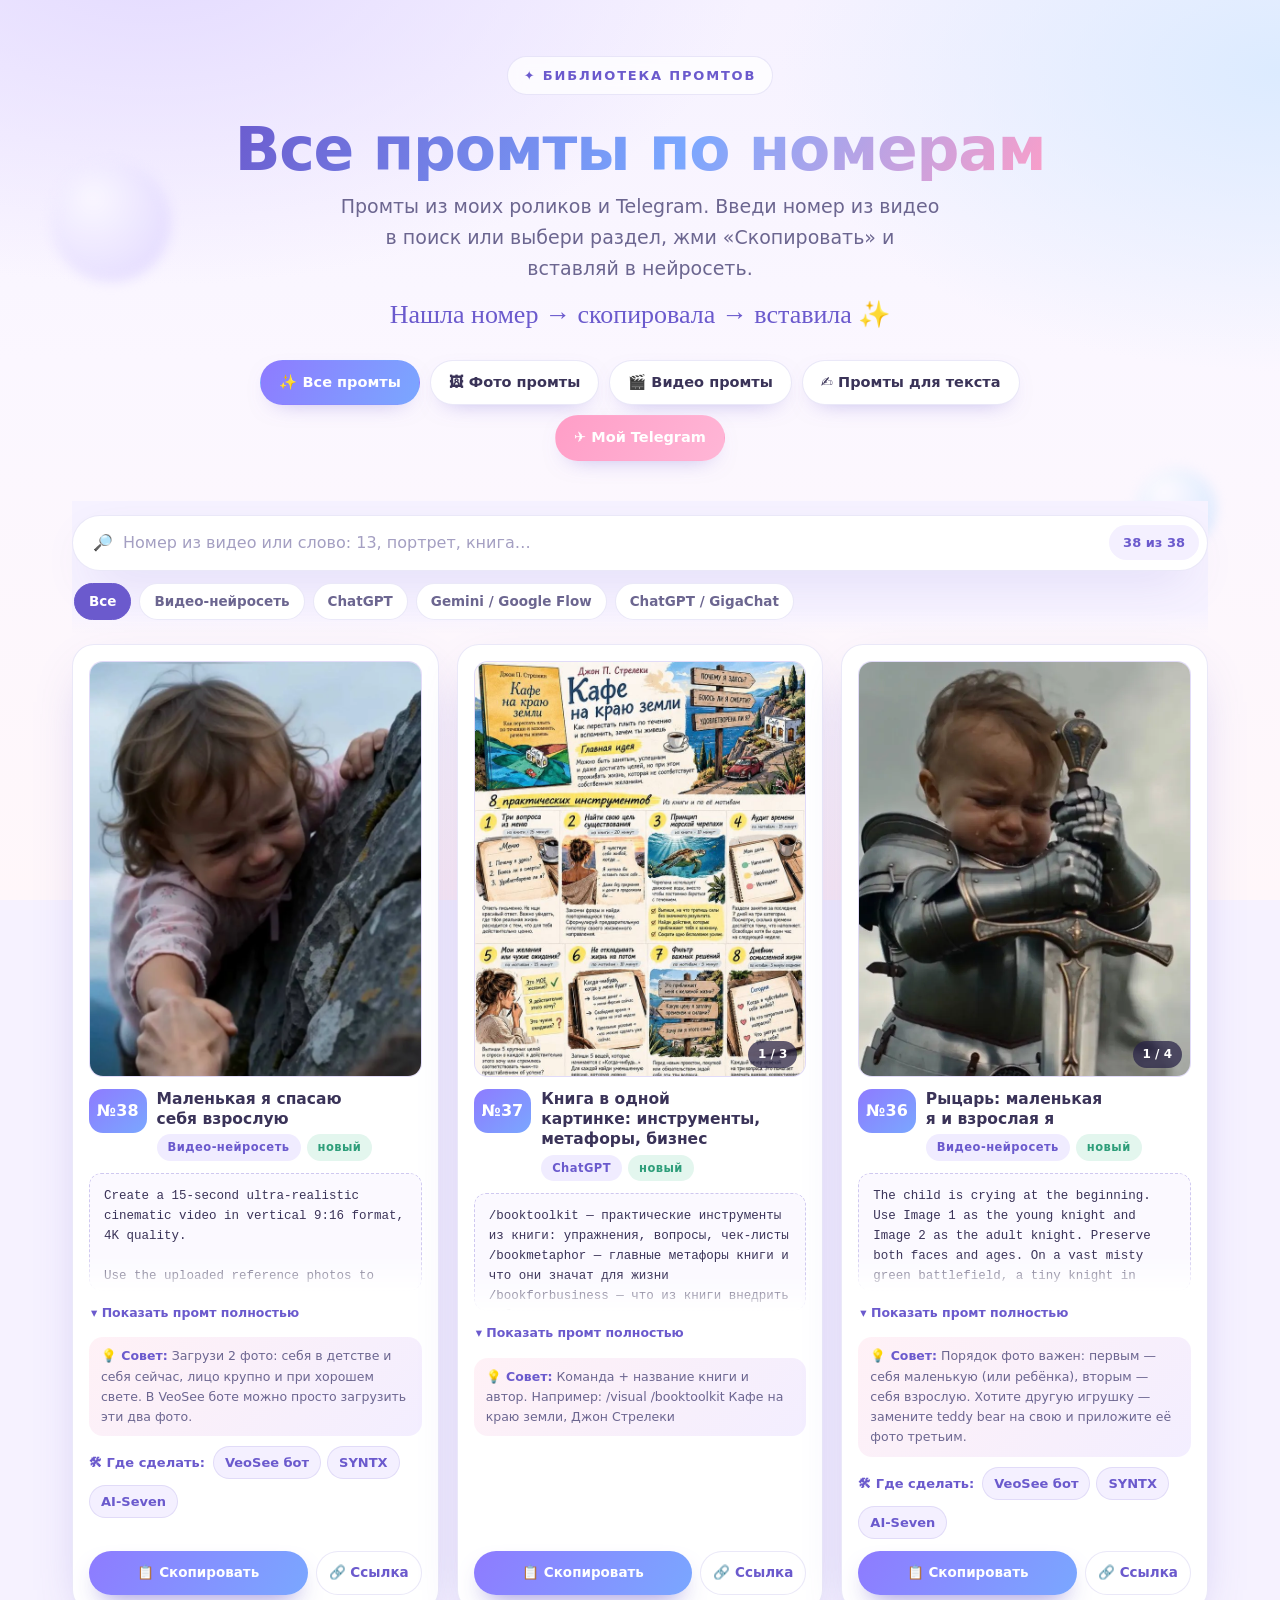
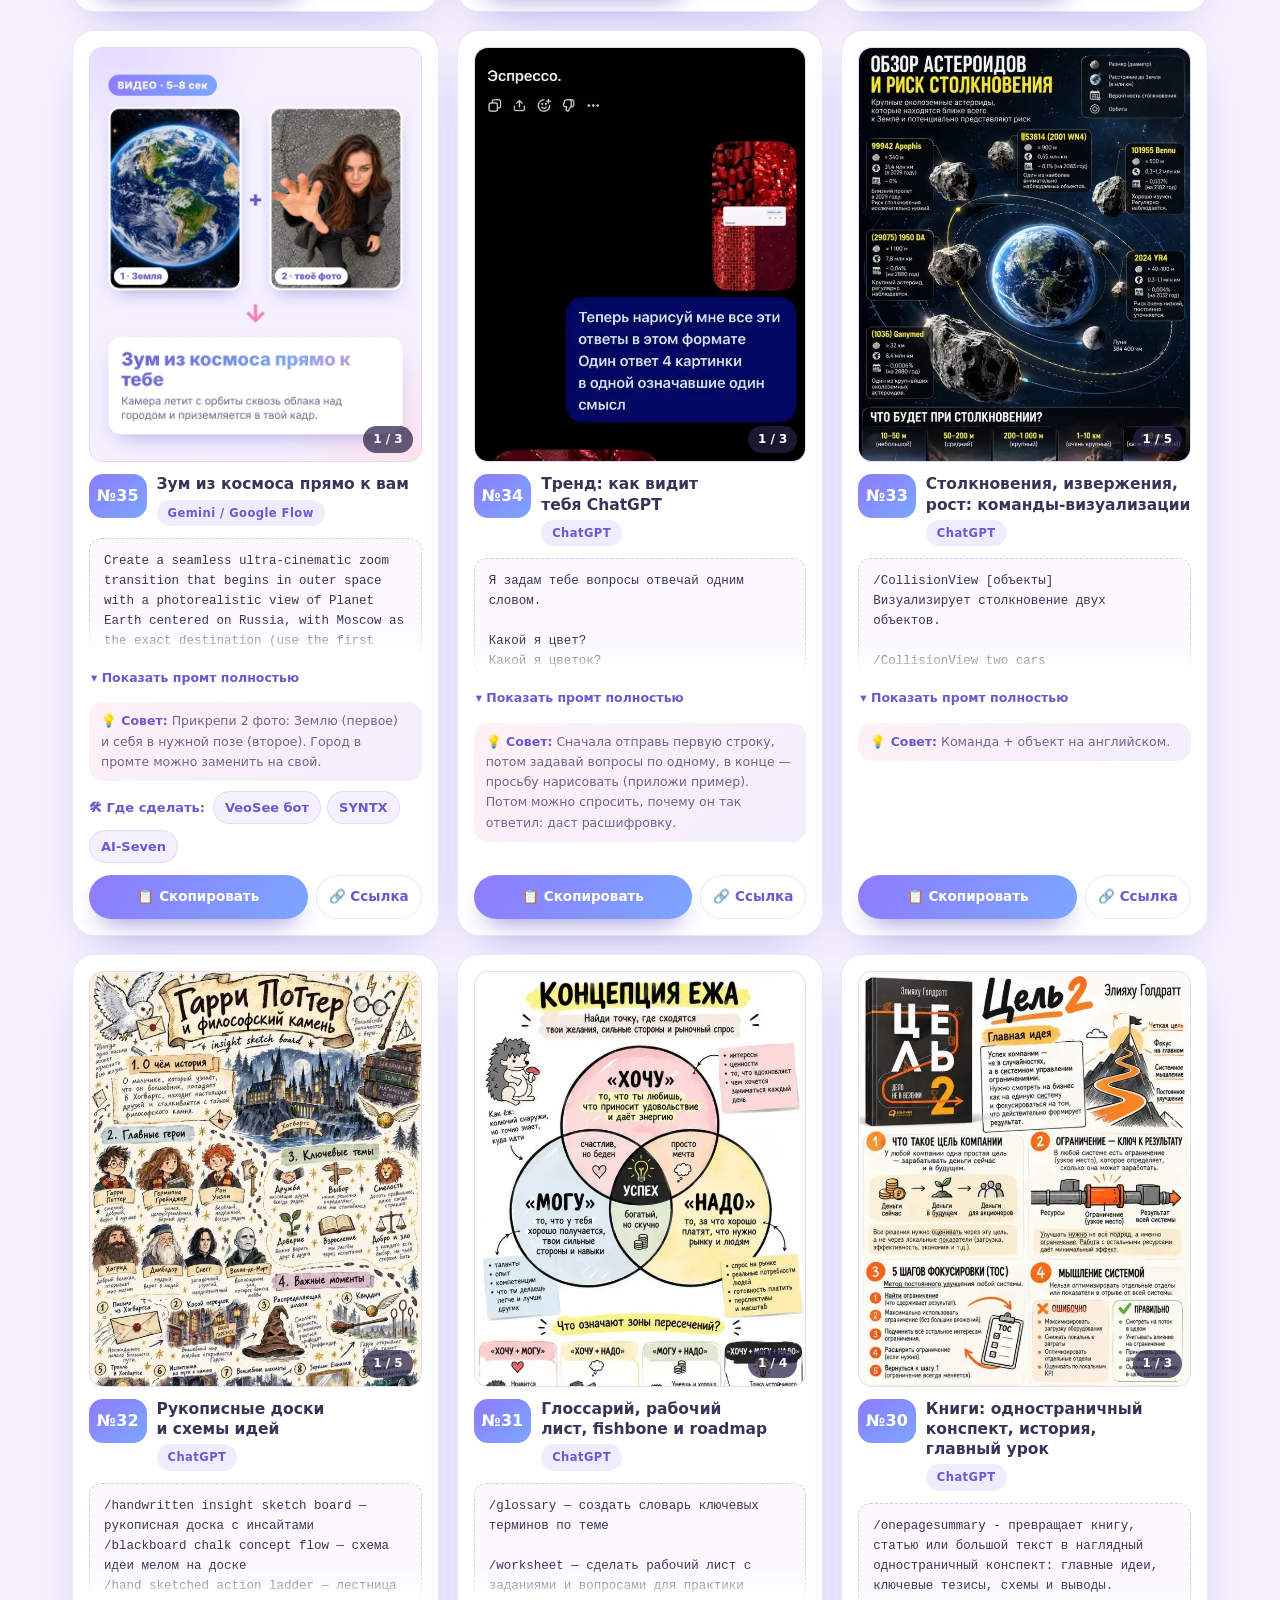
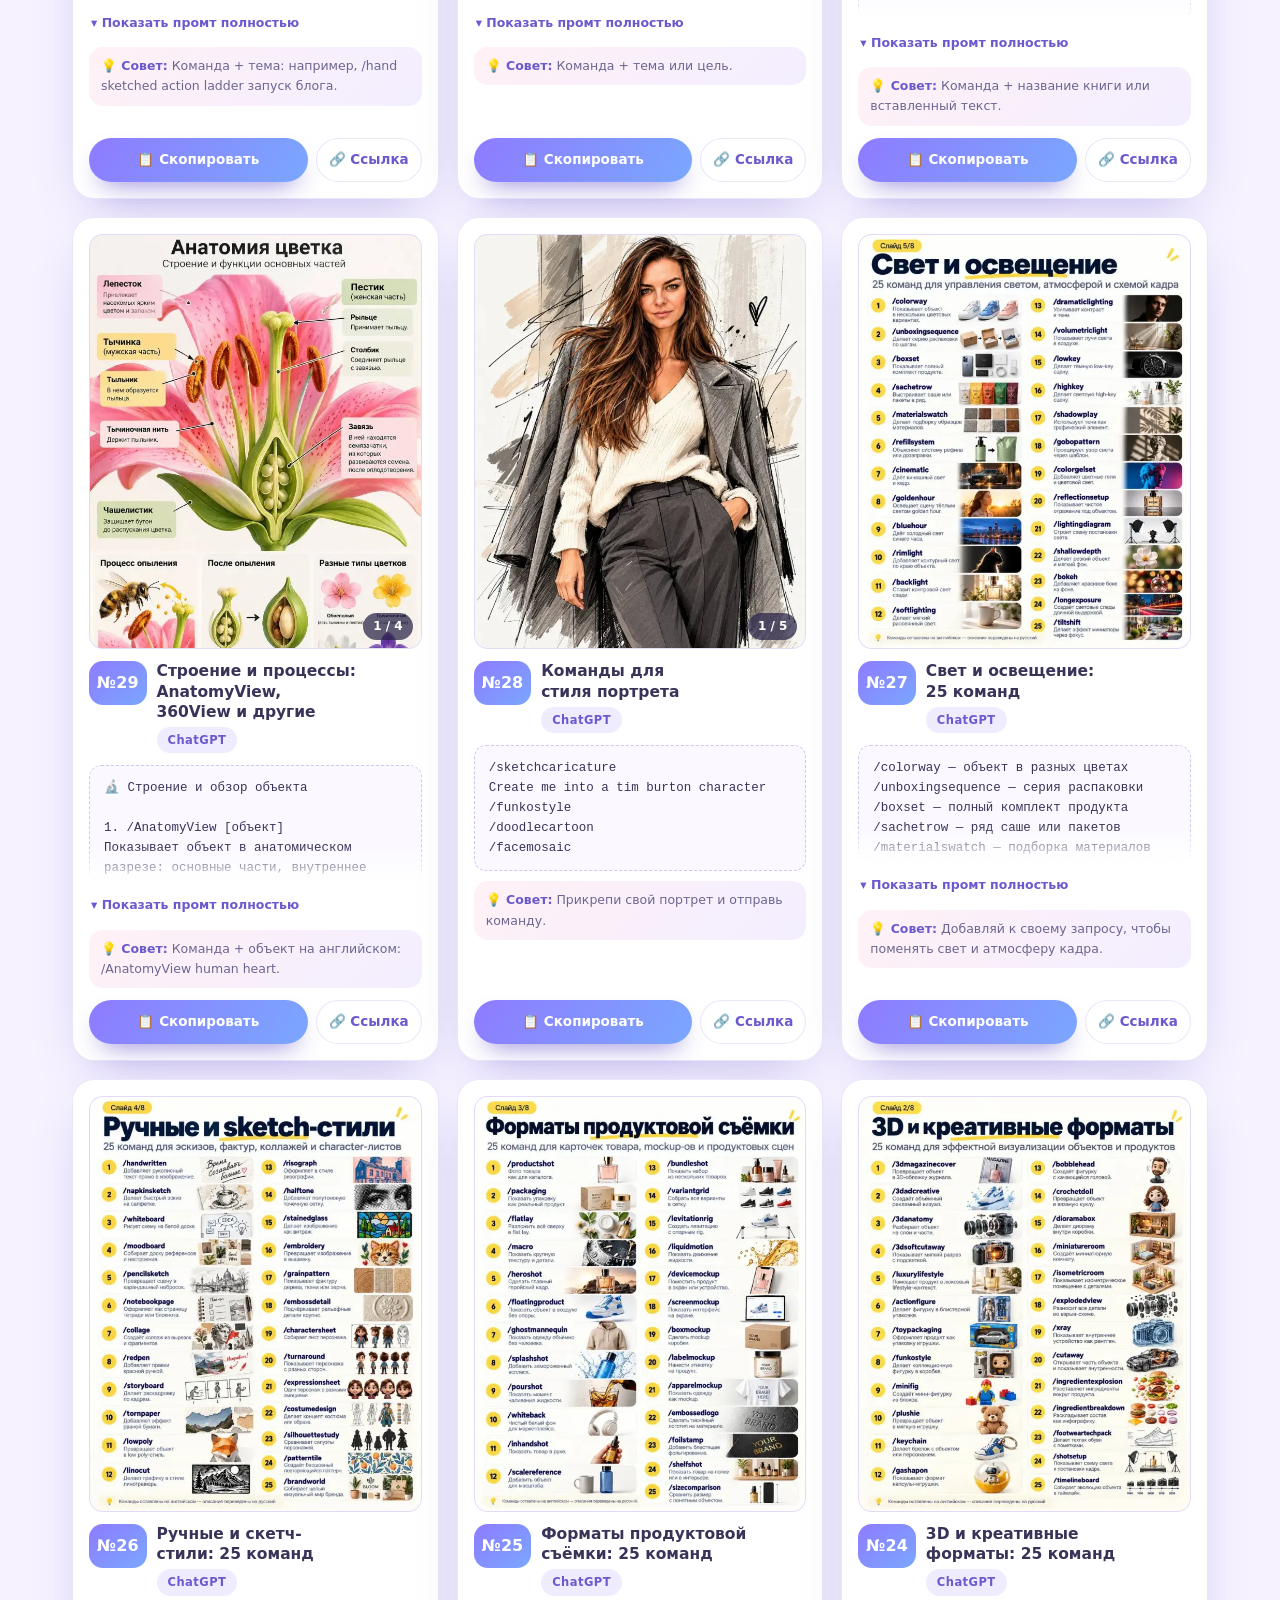
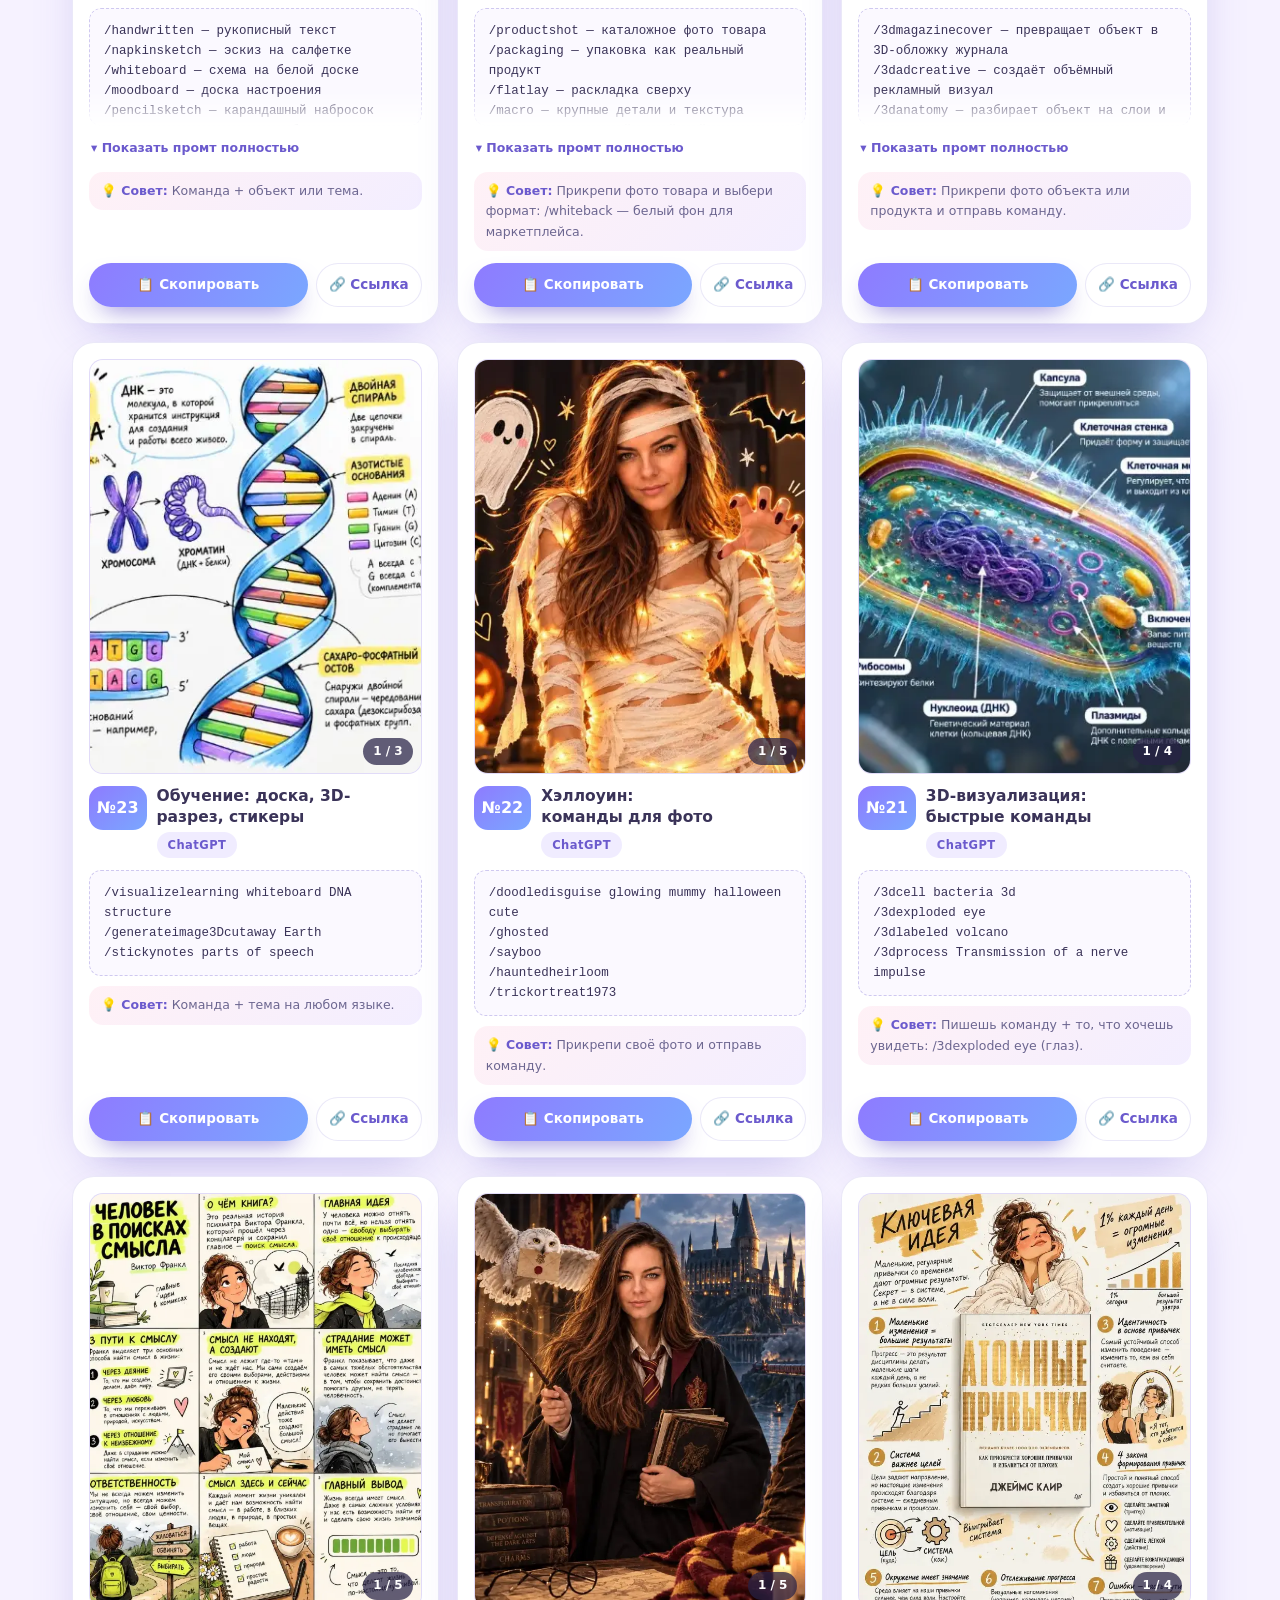
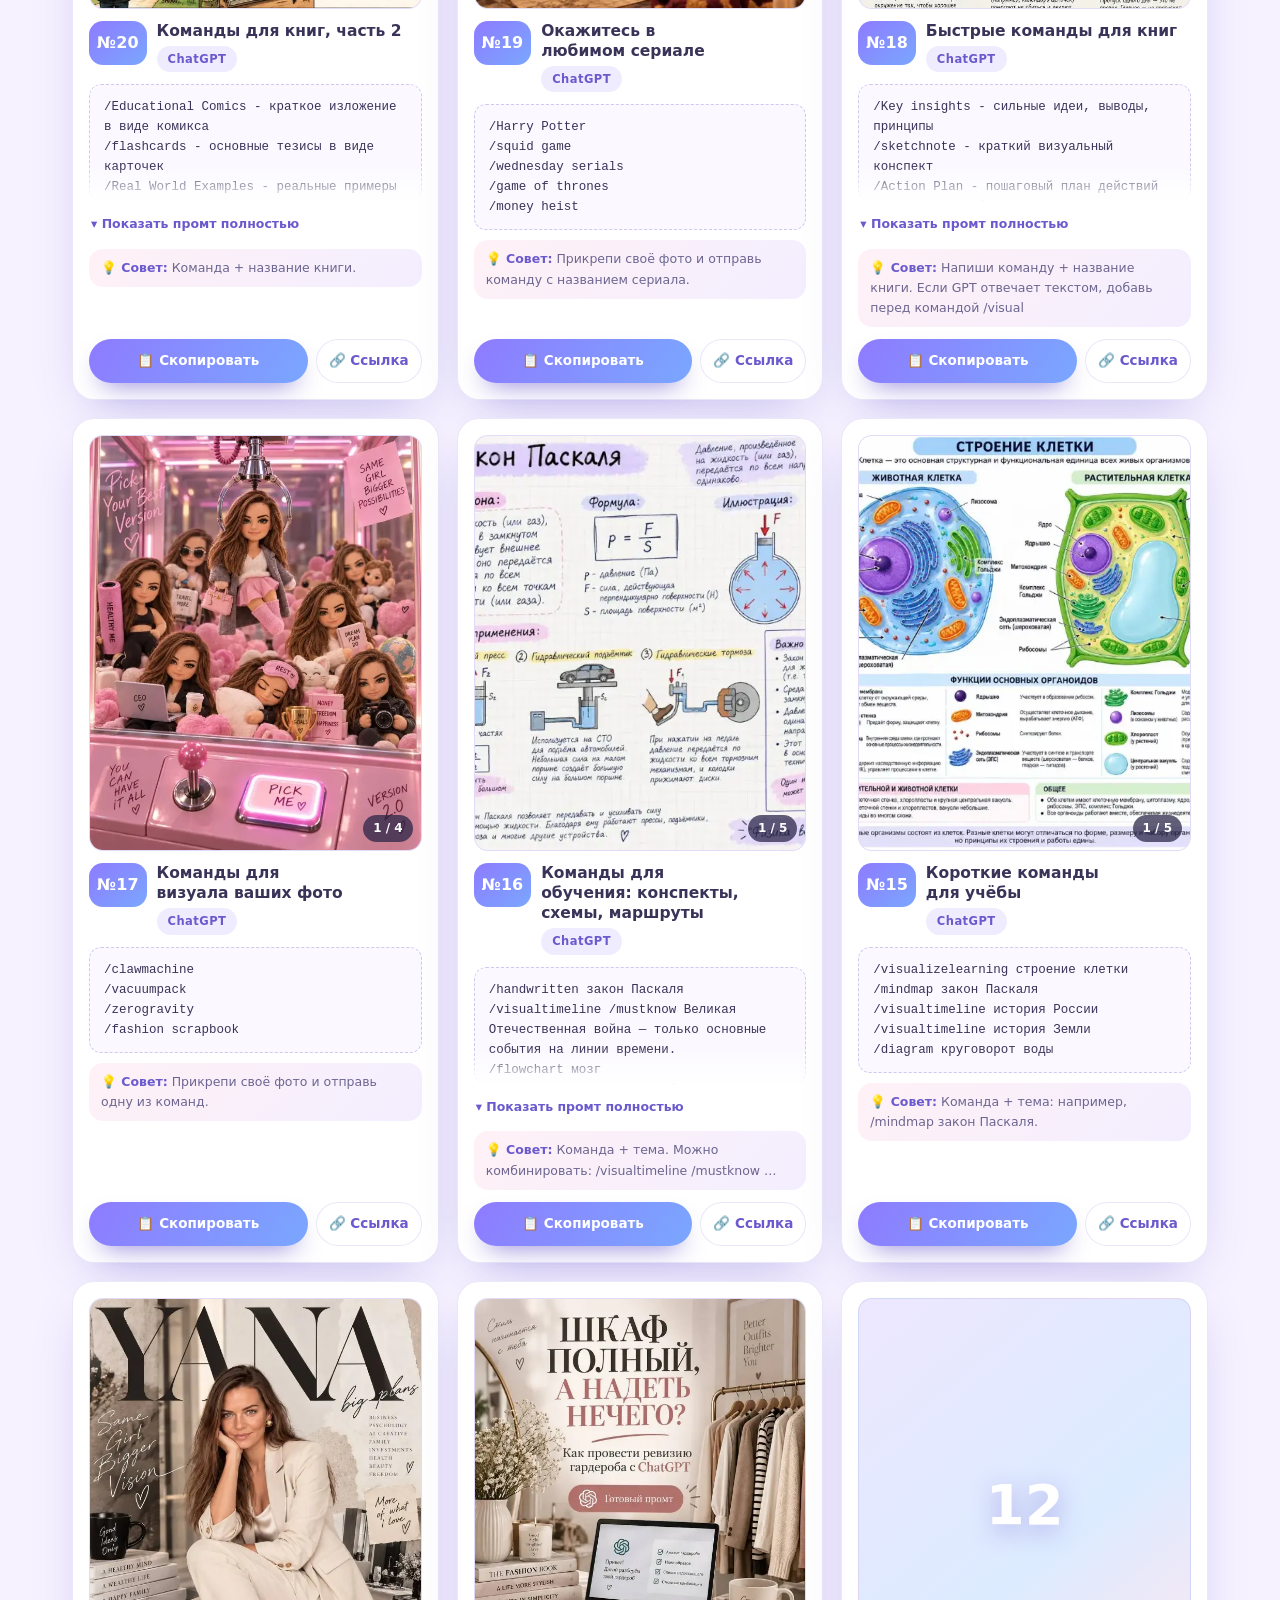
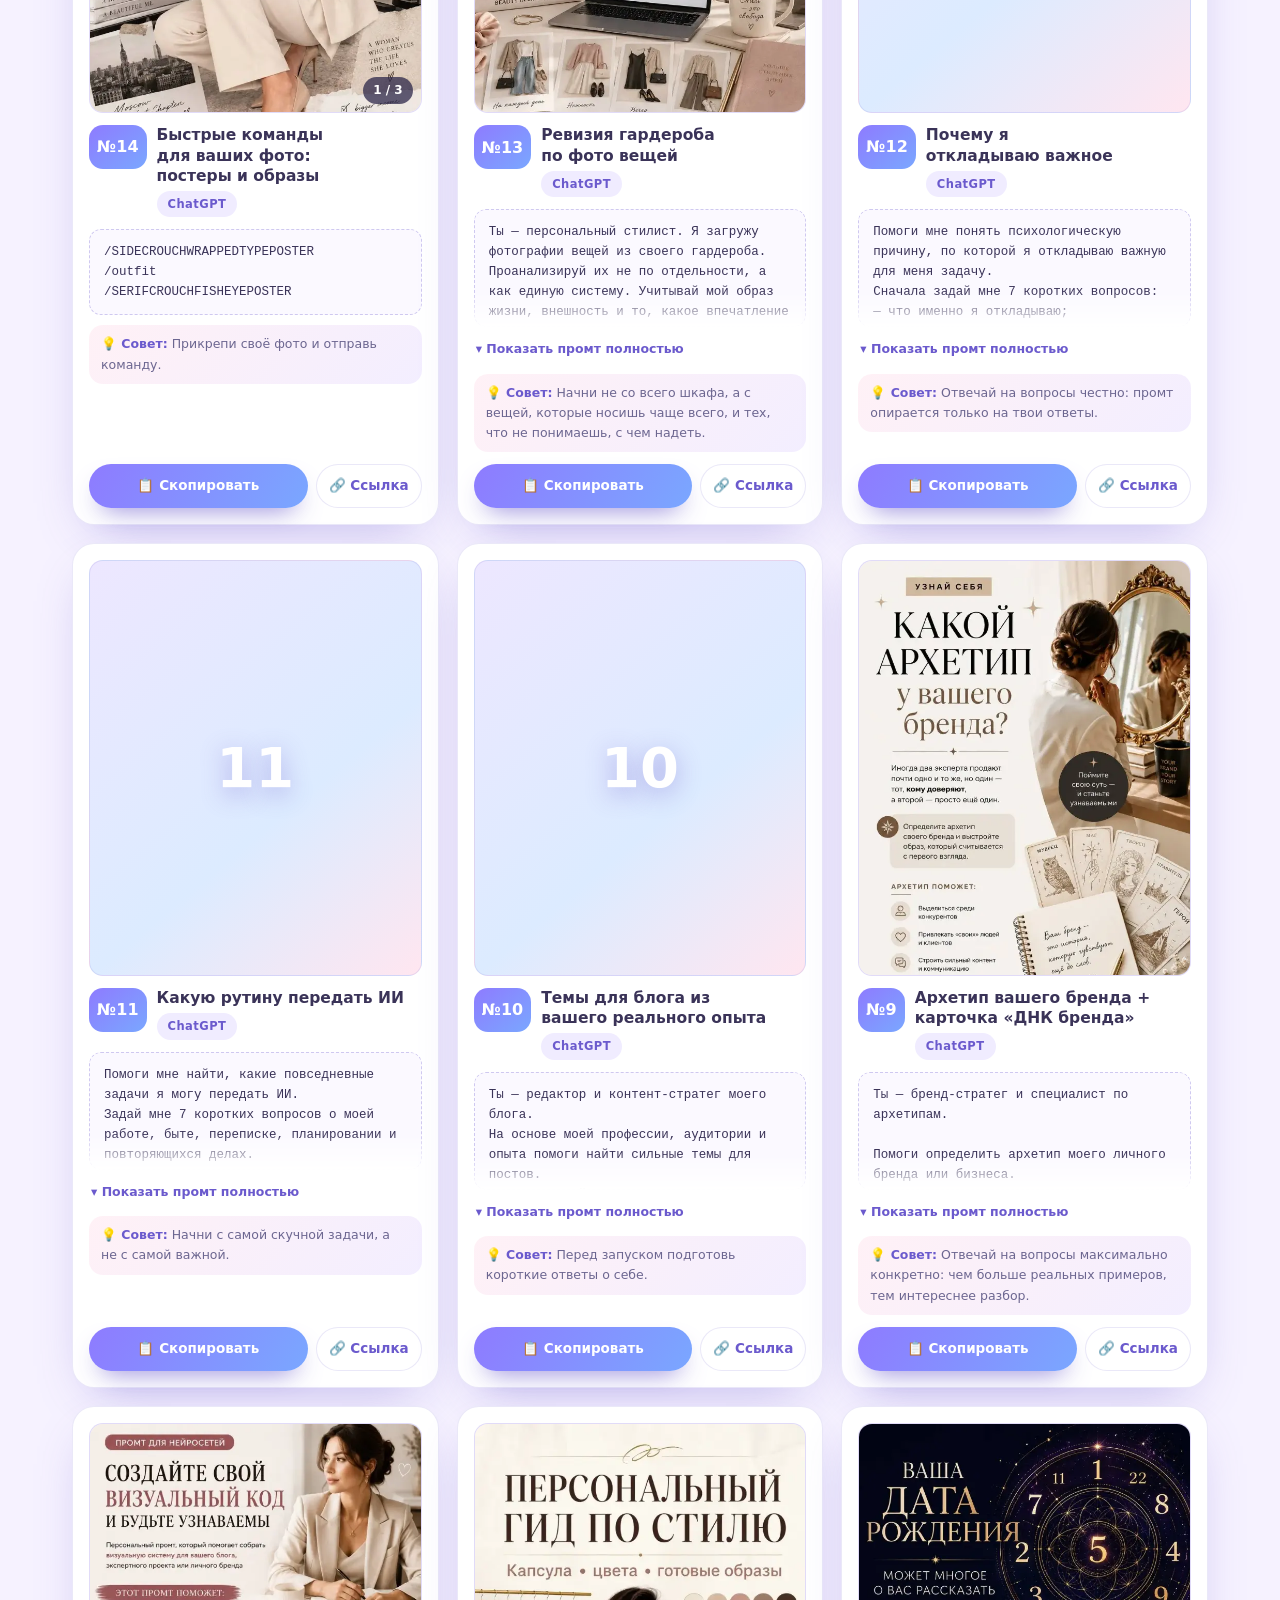
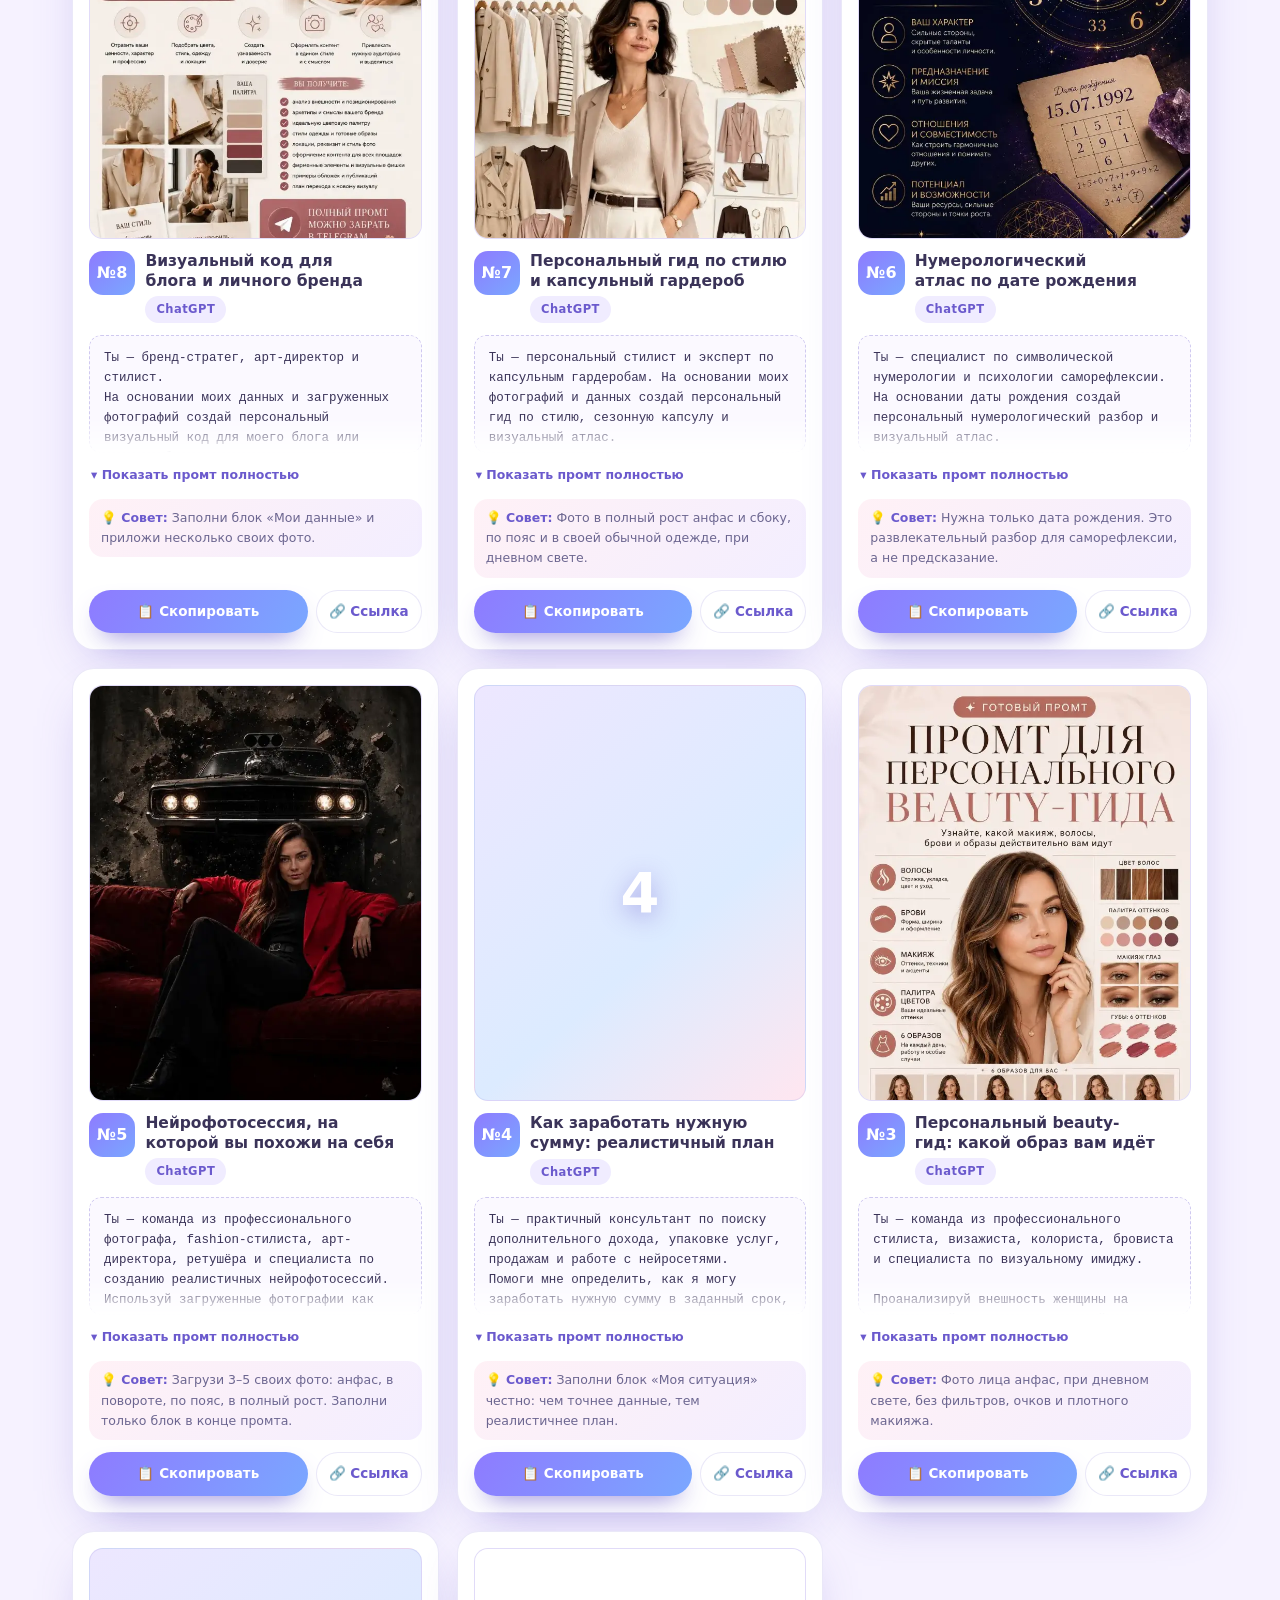
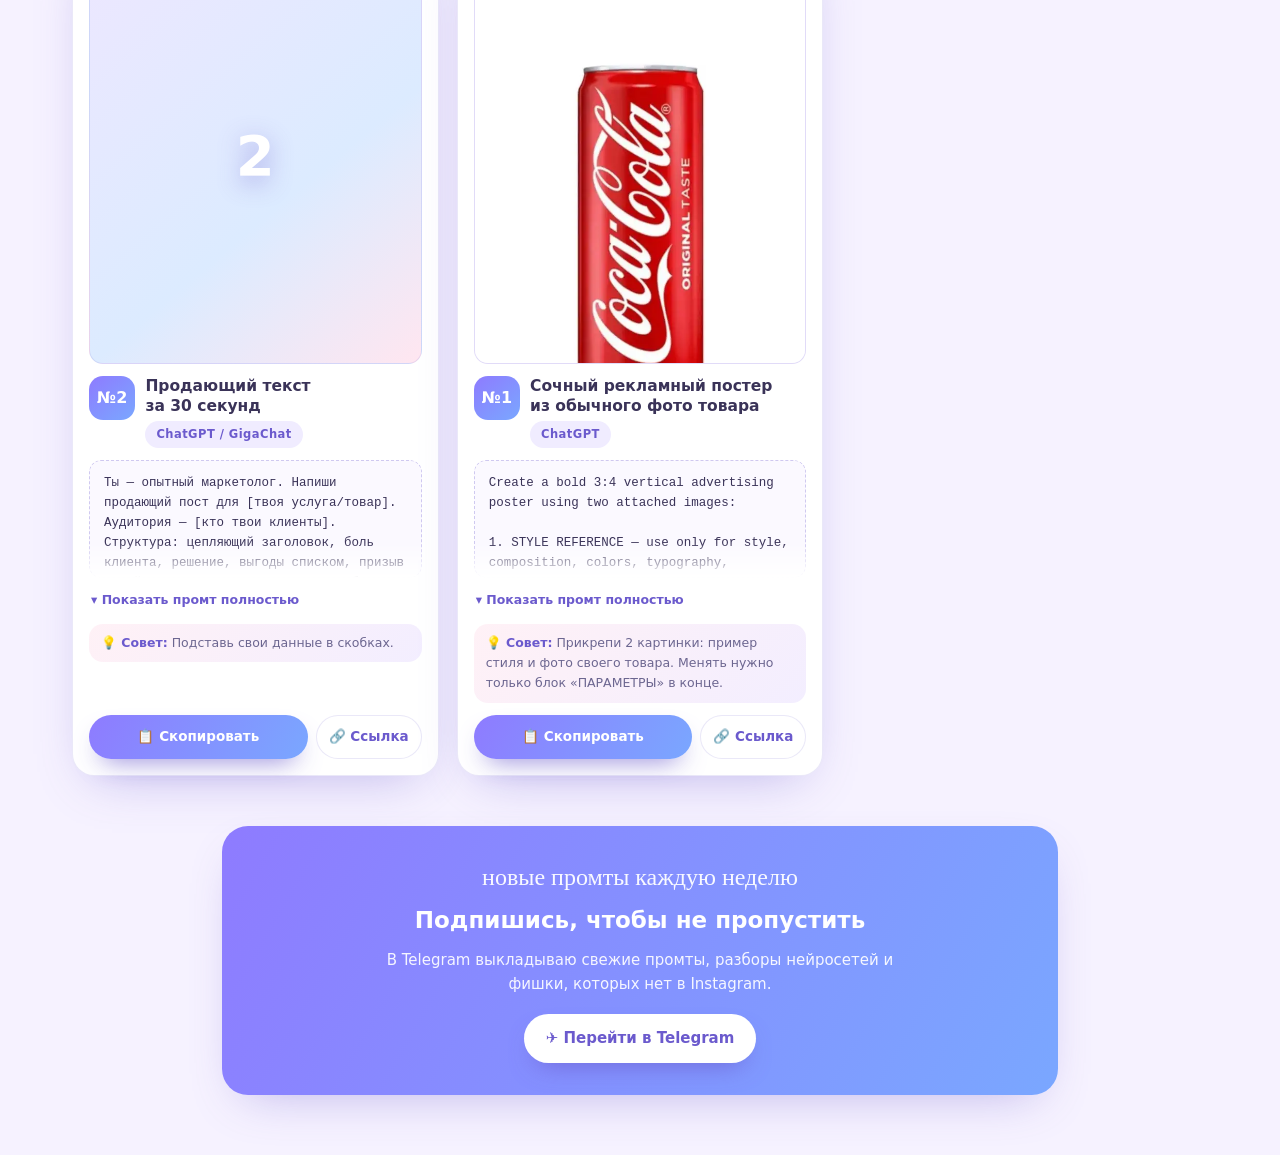
<file: index.html>
<!doctype html>
<html lang="ru">
<head>
<meta charset="utf-8">
<meta name="viewport" content="width=device-width,initial-scale=1,viewport-fit=cover">
<title>Нейросети без воды — промты</title>
<link rel="stylesheet" href="style.css?v=3">
</head>
<body>
<div class="blob b1"></div><div class="blob b2"></div><div class="blob b3"></div>

<header class="hero wrap">
  <span class="eyebrow">✦ Библиотека промтов</span>
  <h1>Все промты по номерам</h1>
  <p class="lead">Промты из моих роликов и Telegram. Введи номер из видео в поиск или выбери раздел, жми «Скопировать» и вставляй в нейросеть.</p>
  <div class="tagline accent">Нашла номер → скопировала → вставила ✨</div>
  <nav class="pillrow">
    <a class="pill on" href="index.html">✨ Все промты</a>
    <a class="pill " href="foto.html">🖼 Фото промты</a>
    <a class="pill " href="video.html">🎬 Видео промты</a>
    <a class="pill " href="tekst.html">✍️ Промты для текста</a>
    <a class="pill tg" href="https://t.me/ai_bez_vod" target="_blank" rel="noopener">✈️ Мой Telegram</a>
  </nav>
</header>

<main class="wrap wide">
  <div class="tools">
    <label class="search">
      <span aria-hidden="true">🔎</span>
      <input id="q" type="search" placeholder="Номер из видео или слово: 13, портрет, книга…" autocomplete="off">
      <span class="count" id="count"></span>
    </label>
    <div class="filters" id="filters"></div>
  </div>
  <div class="list grid3" id="list"></div>
<div class="lb" id="lb" hidden><button class="lbn prev" aria-label="Назад">‹</button><img alt=""><button class="lbn next" aria-label="Дальше">›</button><span class="lbc"></span></div>
  <p class="empty" id="empty">Ничего не нашлось 🙈 Попробуй другое слово или номер.</p>
</main>

<footer class="wrap">
  <div class="footbar">
    <div class="accent">новые промты каждую неделю</div>
    <h3>Подпишись, чтобы не пропустить</h3>
    <p>В Telegram выкладываю свежие промты, разборы нейросетей и фишки, которых нет в Instagram.</p>
    <a class="btn" href="https://t.me/ai_bez_vod" target="_blank" rel="noopener">✈️ Перейти в Telegram</a>
  </div>
</footer>
<div class="toast" id="toast">Промт скопирован ✓</div>

<script src="prompts.js?v=3"></script>
<script>const PAGE_TYPE = "all";</script>
<script src="app.js?v=3"></script>
</body>
</html>
</file>
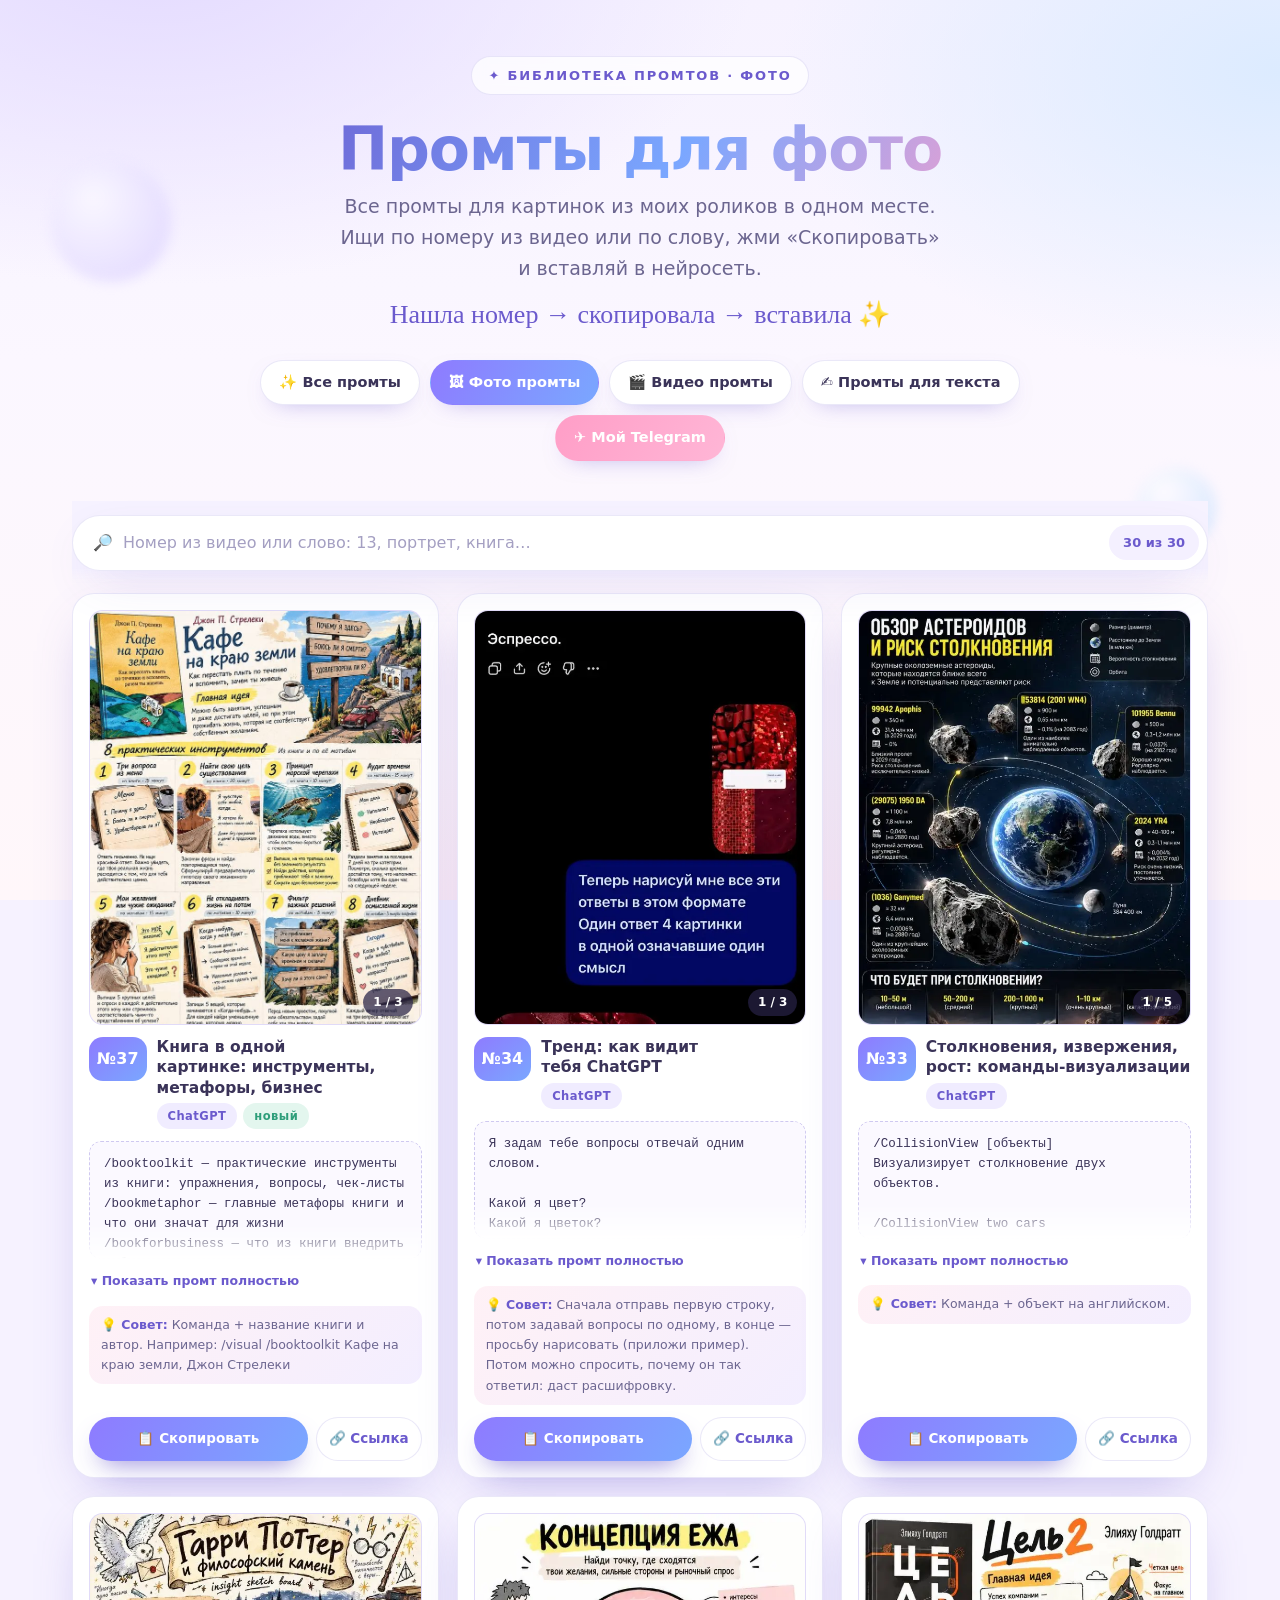
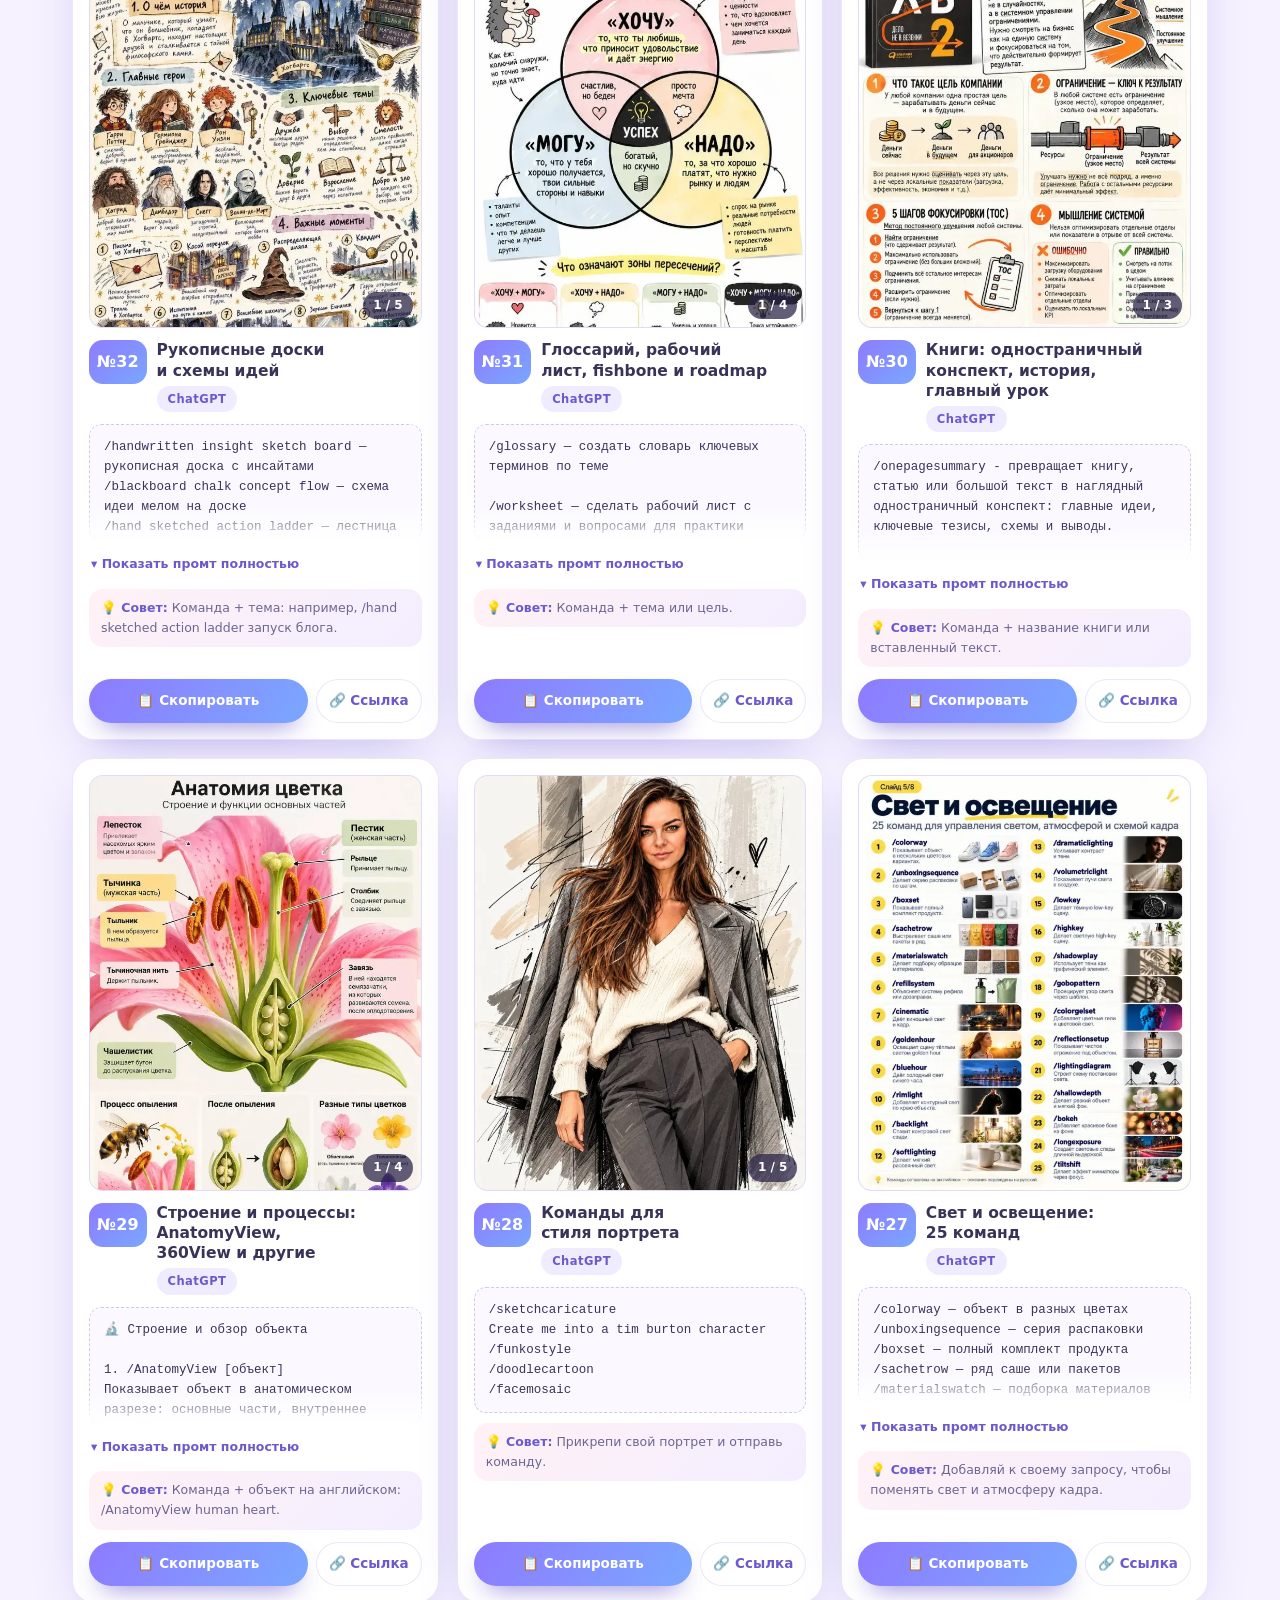
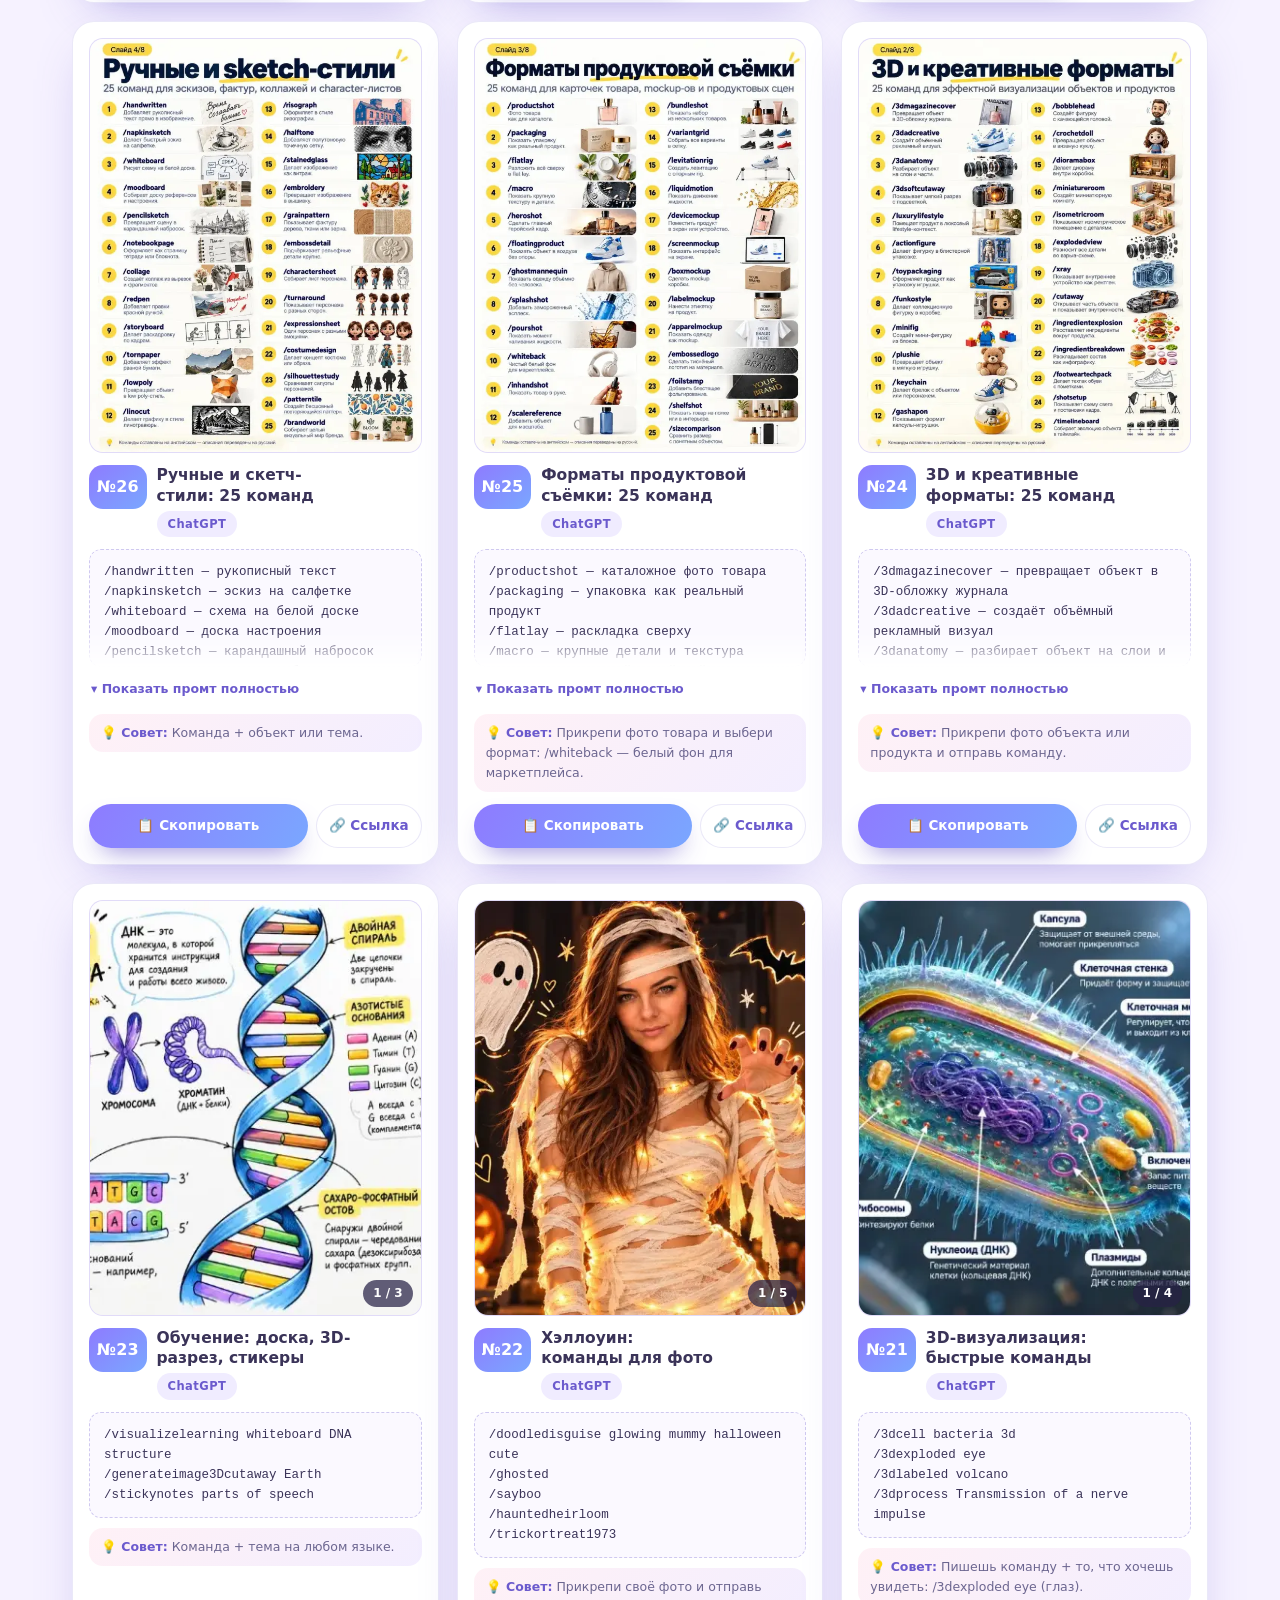
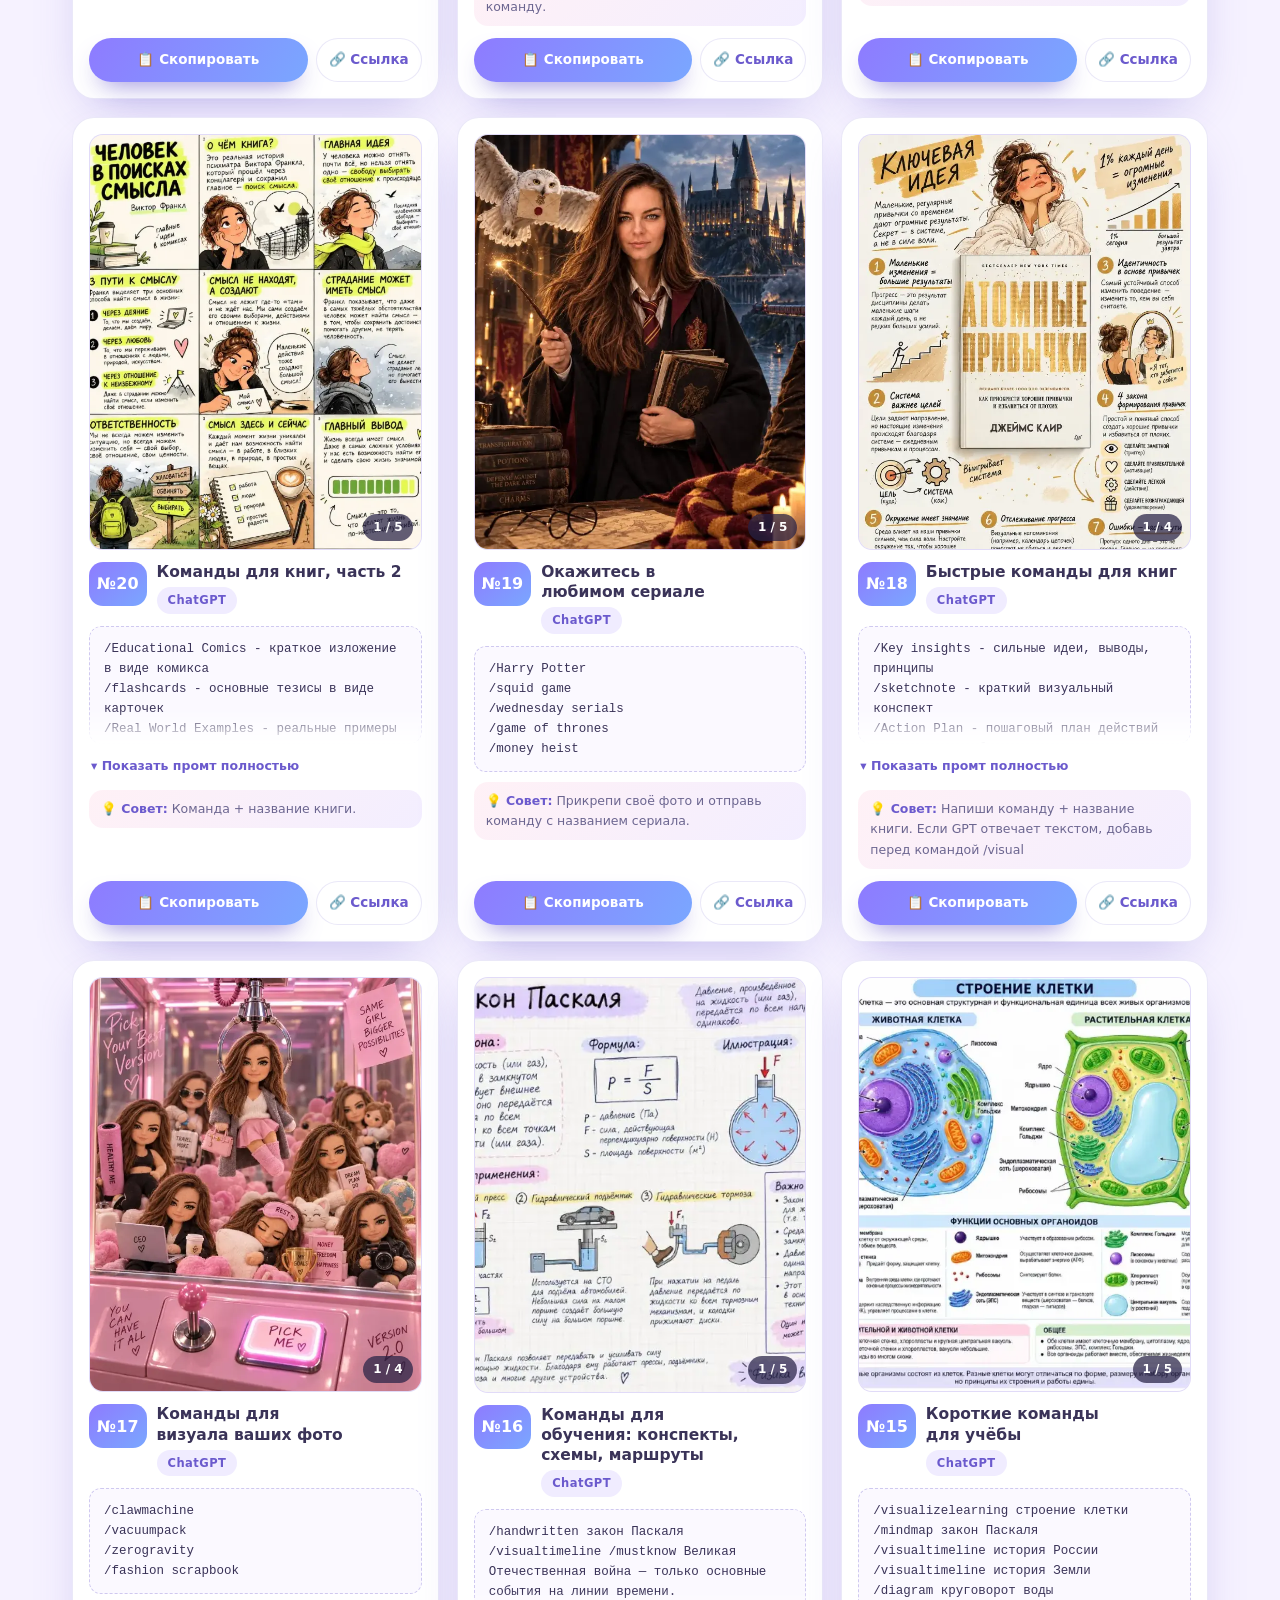
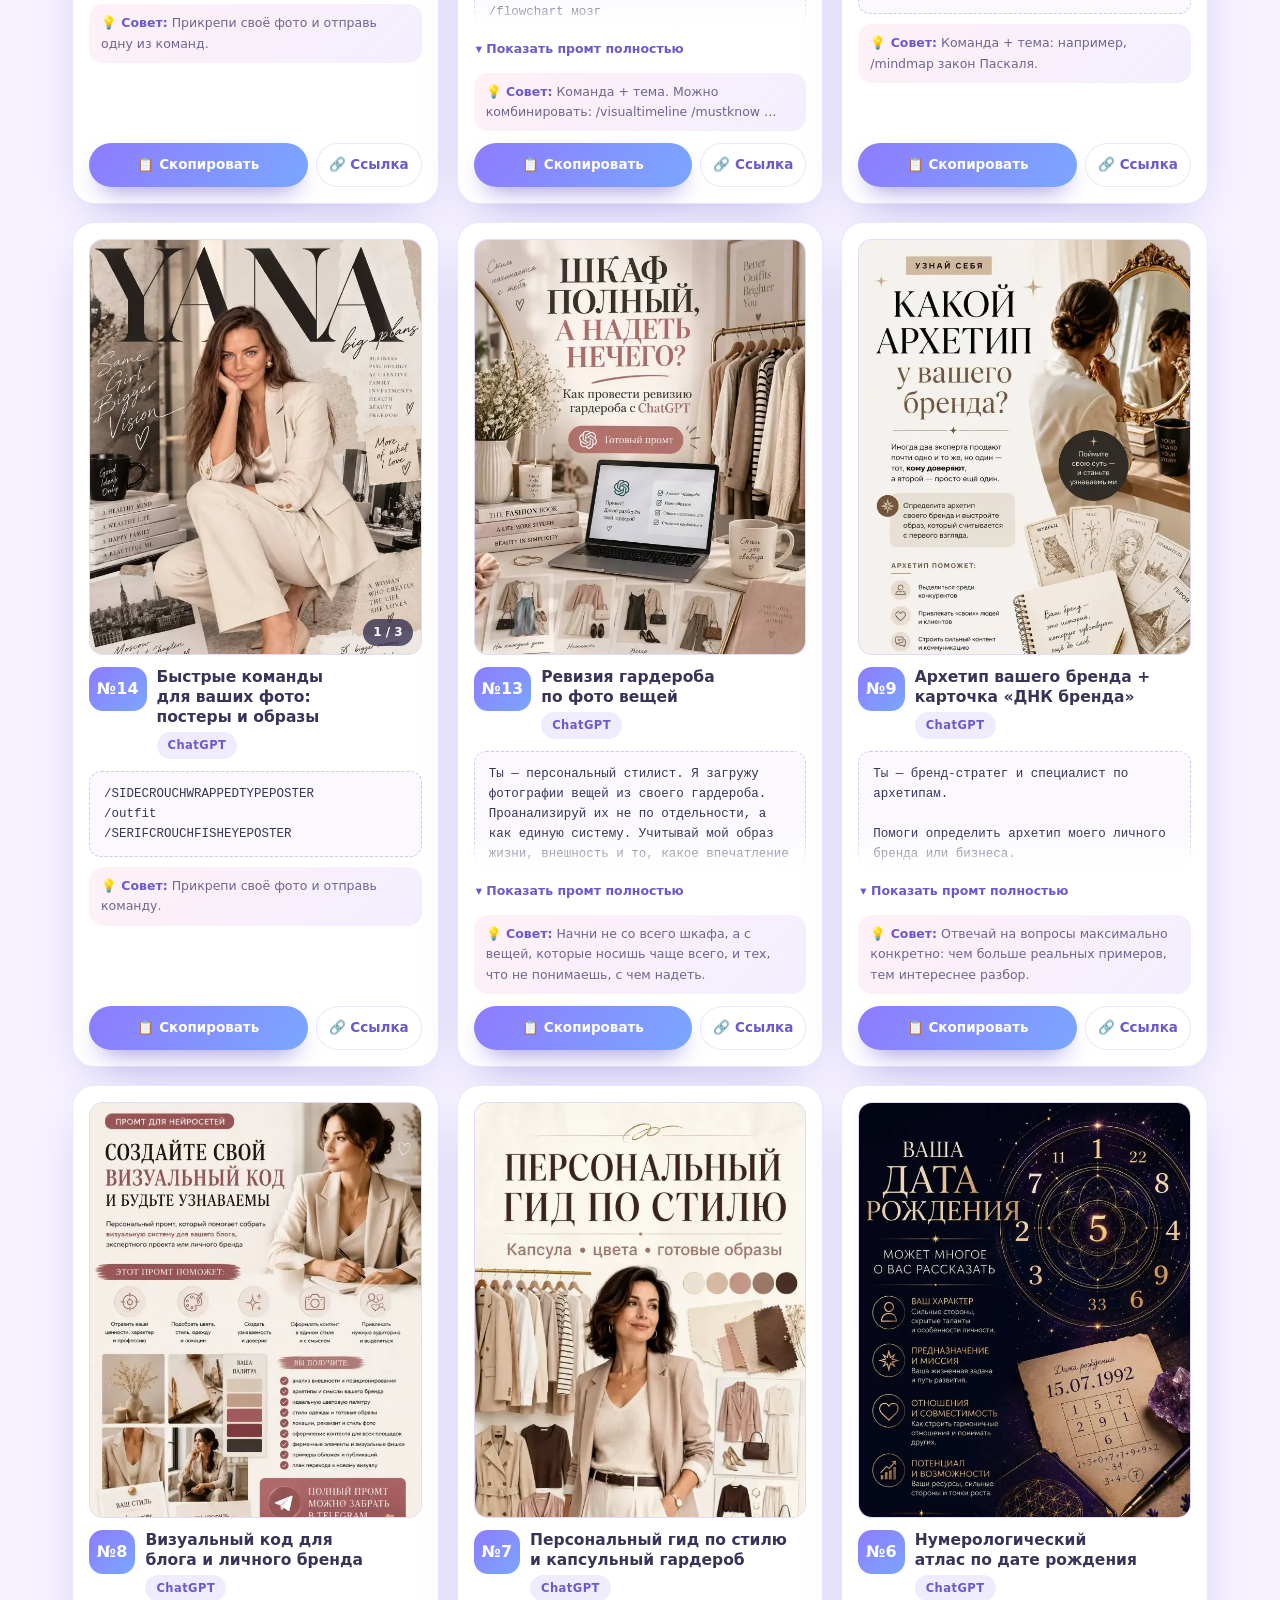
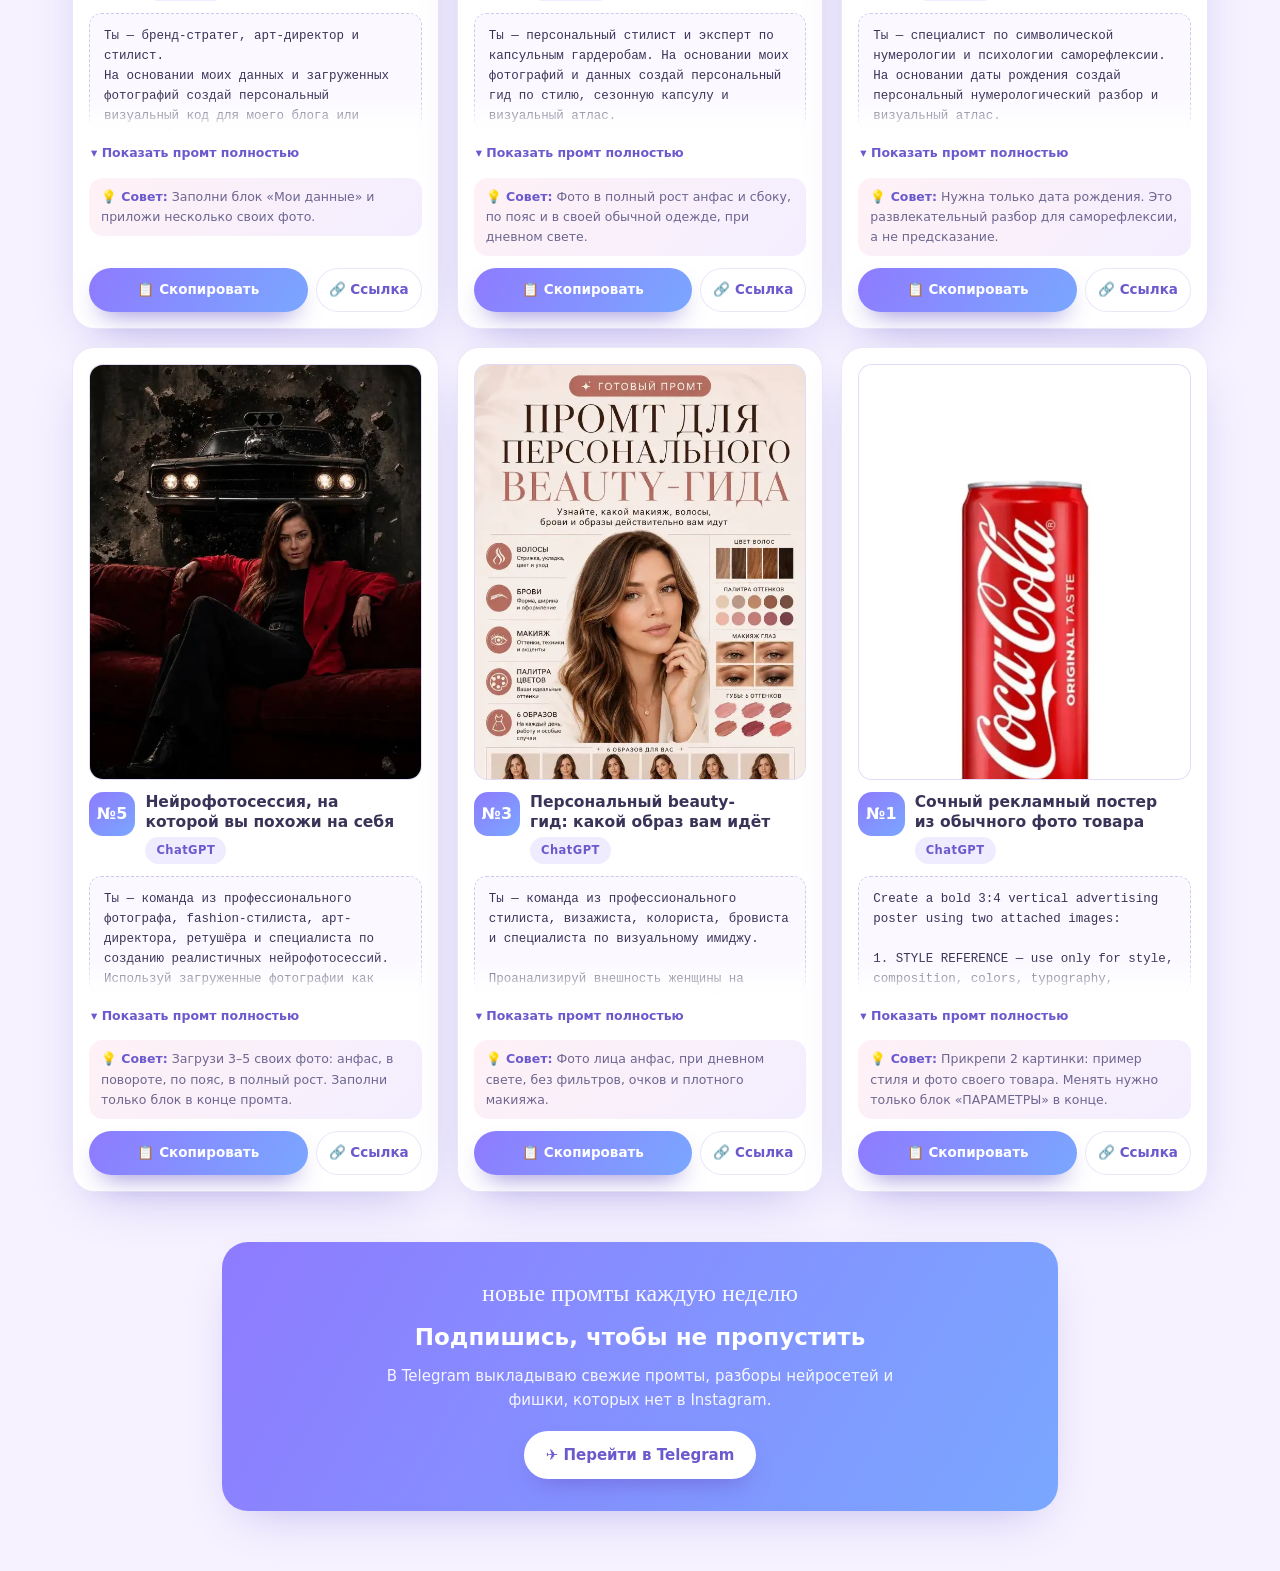
<file: foto.html>
<!doctype html>
<html lang="ru">
<head>
<meta charset="utf-8">
<meta name="viewport" content="width=device-width,initial-scale=1,viewport-fit=cover">
<title>Фото промты</title>
<link rel="stylesheet" href="style.css?v=3">
</head>
<body>
<div class="blob b1"></div><div class="blob b2"></div><div class="blob b3"></div>

<header class="hero wrap">
  <span class="eyebrow">✦ Библиотека промтов · фото</span>
  <h1>Промты для фото</h1>
  <p class="lead">Все промты для картинок из моих роликов в одном месте. Ищи по номеру из видео или по слову, жми «Скопировать» и вставляй в нейросеть.</p>
  <div class="tagline accent">Нашла номер → скопировала → вставила ✨</div>
  <nav class="pillrow">
    <a class="pill " href="index.html">✨ Все промты</a>
    <a class="pill on" href="foto.html">🖼 Фото промты</a>
    <a class="pill " href="video.html">🎬 Видео промты</a>
    <a class="pill " href="tekst.html">✍️ Промты для текста</a>
    <a class="pill tg" href="https://t.me/ai_bez_vod" target="_blank" rel="noopener">✈️ Мой Telegram</a>
  </nav>
</header>

<main class="wrap wide">
  <div class="tools">
    <label class="search">
      <span aria-hidden="true">🔎</span>
      <input id="q" type="search" placeholder="Номер из видео или слово: 13, портрет, книга…" autocomplete="off">
      <span class="count" id="count"></span>
    </label>
    <div class="filters" id="filters"></div>
  </div>
  <div class="list grid3" id="list"></div>
<div class="lb" id="lb" hidden><button class="lbn prev" aria-label="Назад">‹</button><img alt=""><button class="lbn next" aria-label="Дальше">›</button><span class="lbc"></span></div>
  <p class="empty" id="empty">Ничего не нашлось 🙈 Попробуй другое слово или номер.</p>
</main>

<footer class="wrap">
  <div class="footbar">
    <div class="accent">новые промты каждую неделю</div>
    <h3>Подпишись, чтобы не пропустить</h3>
    <p>В Telegram выкладываю свежие промты, разборы нейросетей и фишки, которых нет в Instagram.</p>
    <a class="btn" href="https://t.me/ai_bez_vod" target="_blank" rel="noopener">✈️ Перейти в Telegram</a>
  </div>
</footer>
<div class="toast" id="toast">Промт скопирован ✓</div>

<script src="prompts.js?v=3"></script>
<script>const PAGE_TYPE = "фото";</script>
<script src="app.js?v=3"></script>
</body>
</html>
</file>
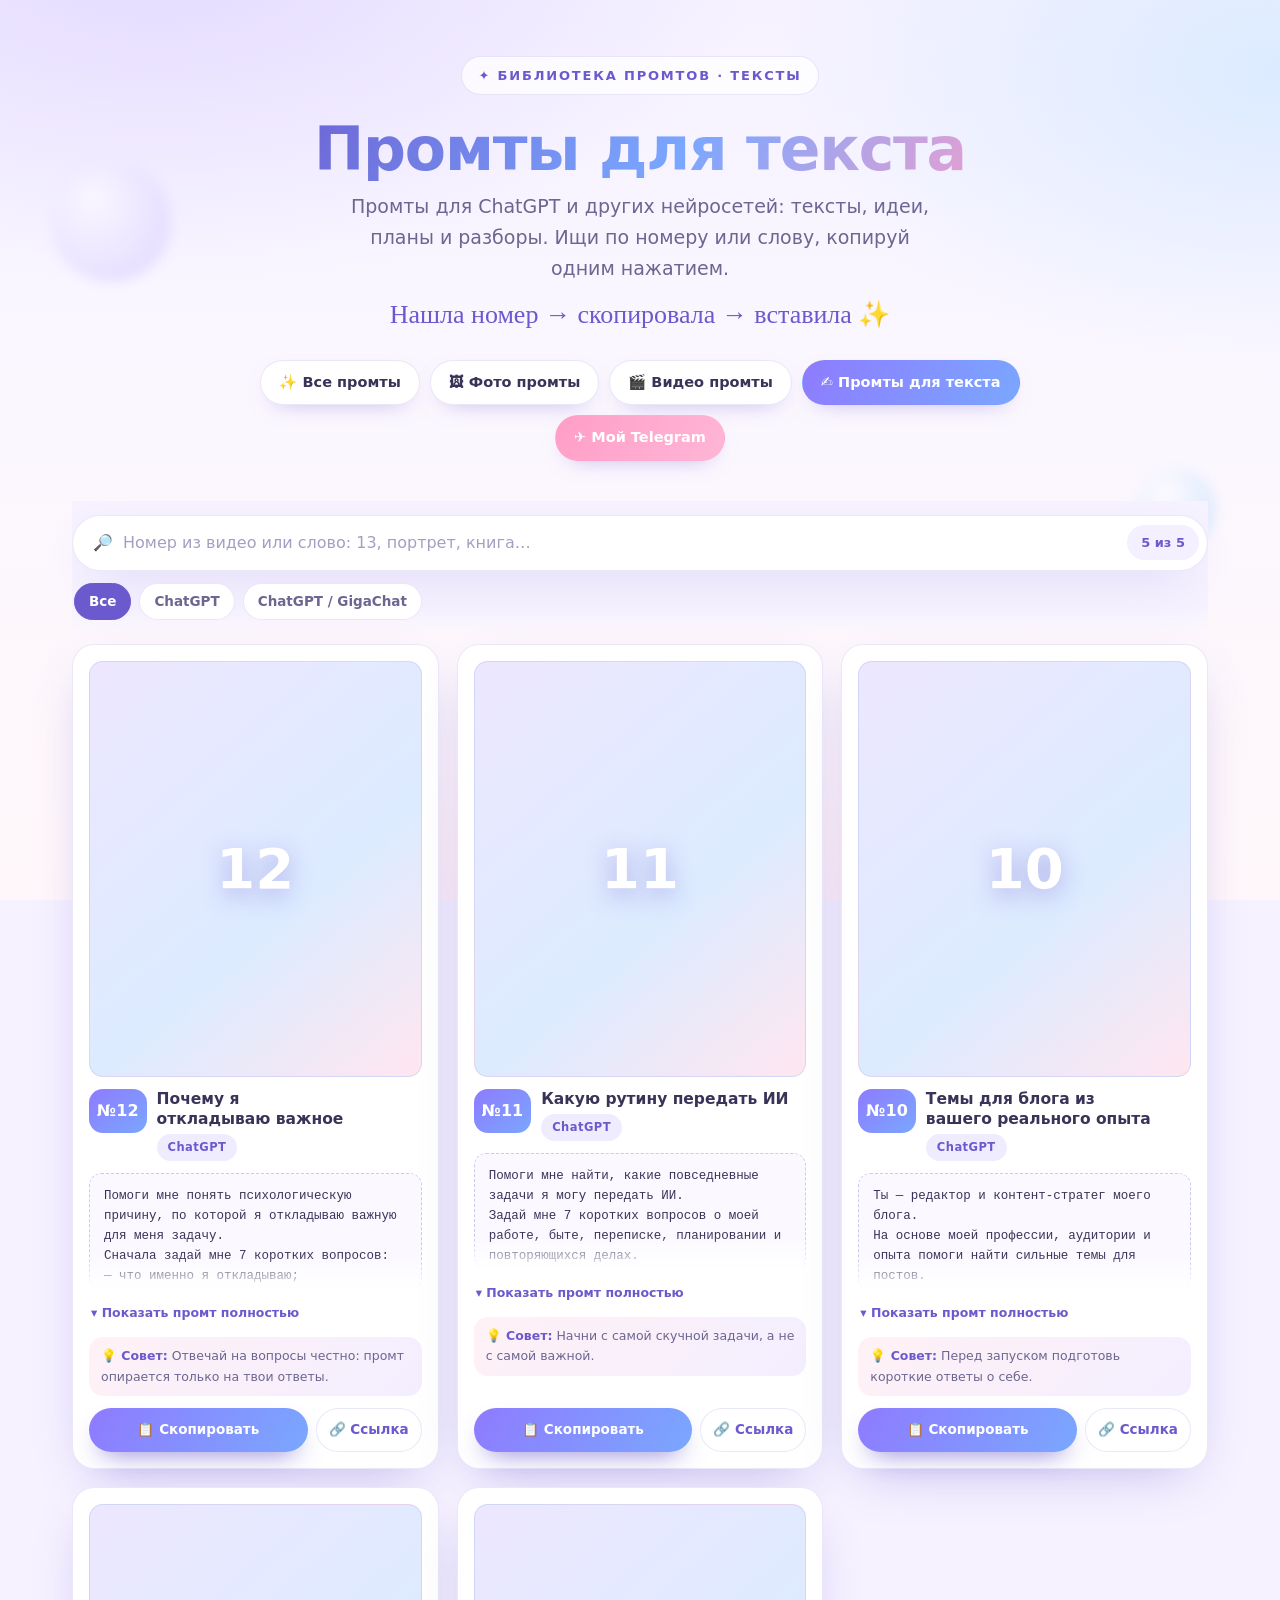
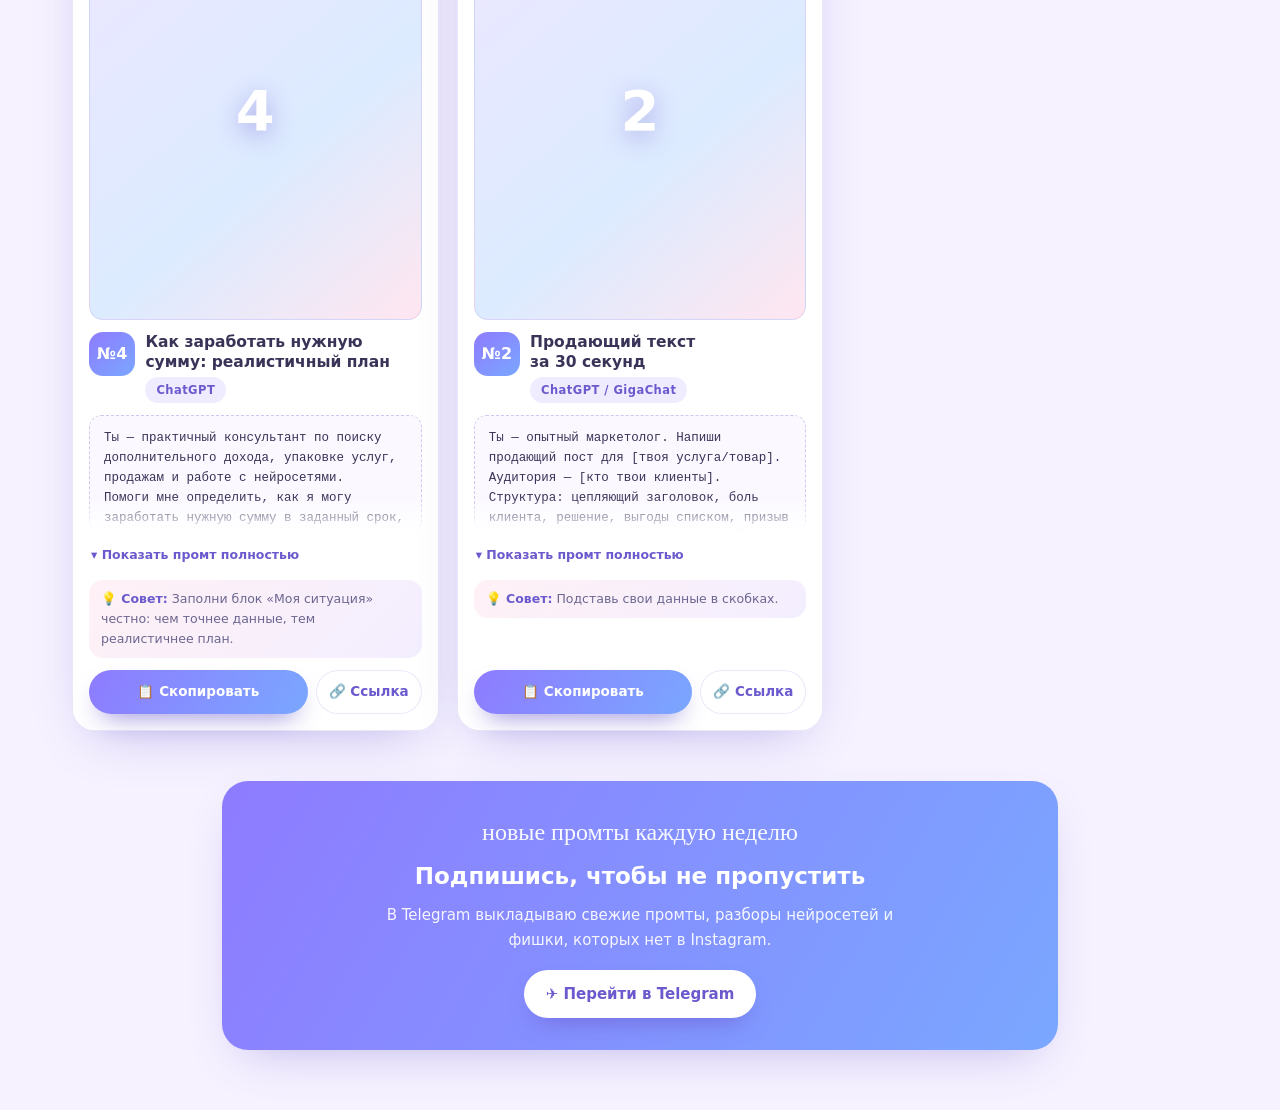
<file: tekst.html>
<!doctype html>
<html lang="ru">
<head>
<meta charset="utf-8">
<meta name="viewport" content="width=device-width,initial-scale=1,viewport-fit=cover">
<title>Промты для текста</title>
<link rel="stylesheet" href="style.css?v=3">
</head>
<body>
<div class="blob b1"></div><div class="blob b2"></div><div class="blob b3"></div>

<header class="hero wrap">
  <span class="eyebrow">✦ Библиотека промтов · тексты</span>
  <h1>Промты для текста</h1>
  <p class="lead">Промты для ChatGPT и других нейросетей: тексты, идеи, планы и разборы. Ищи по номеру или слову, копируй одним нажатием.</p>
  <div class="tagline accent">Нашла номер → скопировала → вставила ✨</div>
  <nav class="pillrow">
    <a class="pill " href="index.html">✨ Все промты</a>
    <a class="pill " href="foto.html">🖼 Фото промты</a>
    <a class="pill " href="video.html">🎬 Видео промты</a>
    <a class="pill on" href="tekst.html">✍️ Промты для текста</a>
    <a class="pill tg" href="https://t.me/ai_bez_vod" target="_blank" rel="noopener">✈️ Мой Telegram</a>
  </nav>
</header>

<main class="wrap wide">
  <div class="tools">
    <label class="search">
      <span aria-hidden="true">🔎</span>
      <input id="q" type="search" placeholder="Номер из видео или слово: 13, портрет, книга…" autocomplete="off">
      <span class="count" id="count"></span>
    </label>
    <div class="filters" id="filters"></div>
  </div>
  <div class="list grid3" id="list"></div>
<div class="lb" id="lb" hidden><button class="lbn prev" aria-label="Назад">‹</button><img alt=""><button class="lbn next" aria-label="Дальше">›</button><span class="lbc"></span></div>
  <p class="empty" id="empty">Ничего не нашлось 🙈 Попробуй другое слово или номер.</p>
</main>

<footer class="wrap">
  <div class="footbar">
    <div class="accent">новые промты каждую неделю</div>
    <h3>Подпишись, чтобы не пропустить</h3>
    <p>В Telegram выкладываю свежие промты, разборы нейросетей и фишки, которых нет в Instagram.</p>
    <a class="btn" href="https://t.me/ai_bez_vod" target="_blank" rel="noopener">✈️ Перейти в Telegram</a>
  </div>
</footer>
<div class="toast" id="toast">Промт скопирован ✓</div>

<script src="prompts.js?v=3"></script>
<script>const PAGE_TYPE = "текст";</script>
<script src="app.js?v=3"></script>
</body>
</html>
</file>
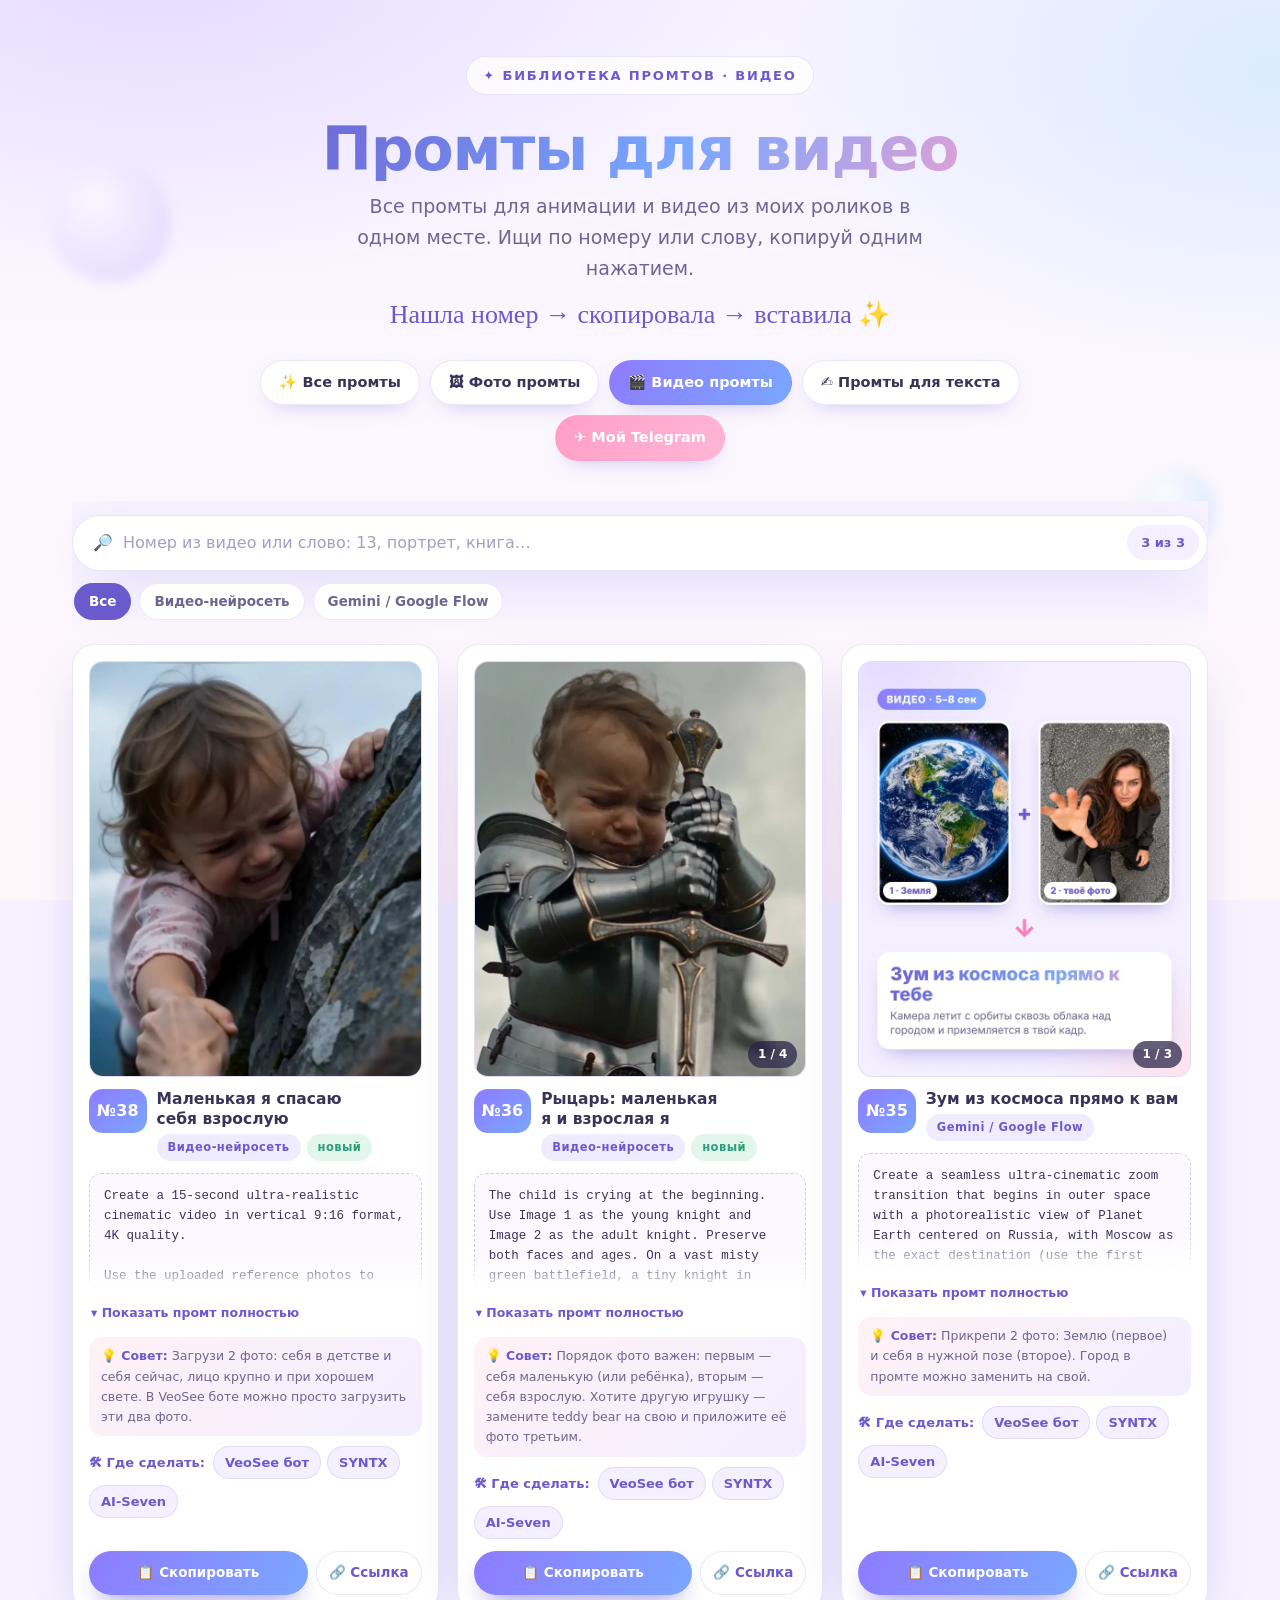
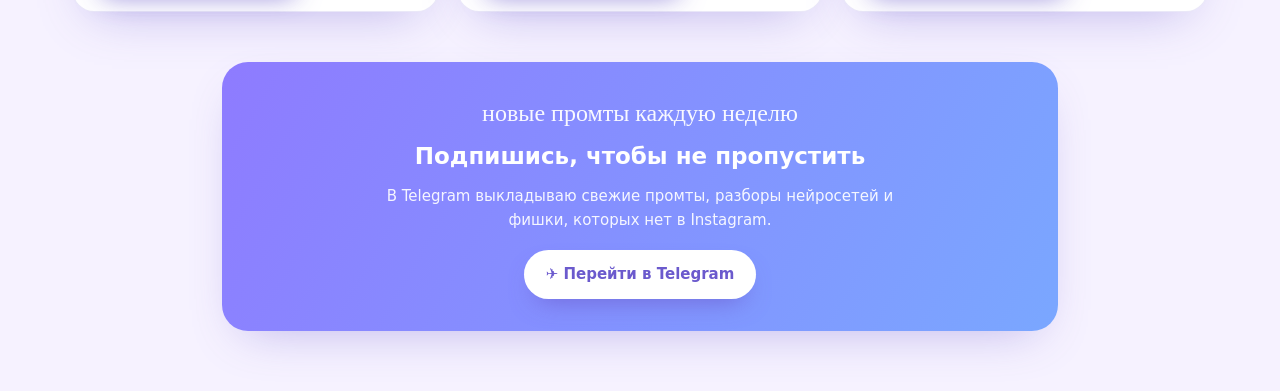
<file: video.html>
<!doctype html>
<html lang="ru">
<head>
<meta charset="utf-8">
<meta name="viewport" content="width=device-width,initial-scale=1,viewport-fit=cover">
<title>Видео промты</title>
<link rel="stylesheet" href="style.css?v=3">
</head>
<body>
<div class="blob b1"></div><div class="blob b2"></div><div class="blob b3"></div>

<header class="hero wrap">
  <span class="eyebrow">✦ Библиотека промтов · видео</span>
  <h1>Промты для видео</h1>
  <p class="lead">Все промты для анимации и видео из моих роликов в одном месте. Ищи по номеру или слову, копируй одним нажатием.</p>
  <div class="tagline accent">Нашла номер → скопировала → вставила ✨</div>
  <nav class="pillrow">
    <a class="pill " href="index.html">✨ Все промты</a>
    <a class="pill " href="foto.html">🖼 Фото промты</a>
    <a class="pill on" href="video.html">🎬 Видео промты</a>
    <a class="pill " href="tekst.html">✍️ Промты для текста</a>
    <a class="pill tg" href="https://t.me/ai_bez_vod" target="_blank" rel="noopener">✈️ Мой Telegram</a>
  </nav>
</header>

<main class="wrap wide">
  <div class="tools">
    <label class="search">
      <span aria-hidden="true">🔎</span>
      <input id="q" type="search" placeholder="Номер из видео или слово: 13, портрет, книга…" autocomplete="off">
      <span class="count" id="count"></span>
    </label>
    <div class="filters" id="filters"></div>
  </div>
  <div class="list grid3" id="list"></div>
<div class="lb" id="lb" hidden><button class="lbn prev" aria-label="Назад">‹</button><img alt=""><button class="lbn next" aria-label="Дальше">›</button><span class="lbc"></span></div>
  <p class="empty" id="empty">Ничего не нашлось 🙈 Попробуй другое слово или номер.</p>
</main>

<footer class="wrap">
  <div class="footbar">
    <div class="accent">новые промты каждую неделю</div>
    <h3>Подпишись, чтобы не пропустить</h3>
    <p>В Telegram выкладываю свежие промты, разборы нейросетей и фишки, которых нет в Instagram.</p>
    <a class="btn" href="https://t.me/ai_bez_vod" target="_blank" rel="noopener">✈️ Перейти в Telegram</a>
  </div>
</footer>
<div class="toast" id="toast">Промт скопирован ✓</div>

<script src="prompts.js?v=3"></script>
<script>const PAGE_TYPE = "видео";</script>
<script src="app.js?v=3"></script>
</body>
</html>
</file>
<file: style.css>
[hidden]{display:none!important}
:root{
  color-scheme:light;
  --lavender:#B7A6FF; --periwinkle:#7AA7FF; --pink:#FFB6D6;
  --slivo:#6B5ACD; --ink:#3A3358; --ink-soft:#6C6690; --line:rgba(107,90,205,.14);
  --card:#ffffff; --soft:#F4F0FF; --soft2:#FBF9FF;
  --shadow:0 18px 50px -22px rgba(107,90,205,.45);
  --radius:26px; --ok:#2E9E7A;
}
*{box-sizing:border-box;margin:0;padding:0}
html{scroll-behavior:smooth;scroll-padding-top:150px}
body{
  font-family:'Segoe UI','Helvetica Neue',system-ui,Arial,sans-serif;color:var(--ink);
  background:
    radial-gradient(1100px 600px at 12% -5%,#E4DBFF 0%,transparent 55%),
    radial-gradient(1000px 600px at 100% 8%,#DCEBFF 0%,transparent 50%),
    radial-gradient(900px 700px at 50% 120%,#FFE6F0 0%,transparent 55%),
    linear-gradient(180deg,#F6F2FF 0%,#FBF7FF 40%,#FFF7FA 100%);
  background-color:#F6F2FF;background-attachment:fixed;
  line-height:1.62;-webkit-font-smoothing:antialiased;font-size:16px;min-height:100vh;
}
.wrap{max-width:880px;margin:0 auto;padding-inline:22px;position:relative;z-index:1}
.accent{font-family:'Segoe Script','Comic Sans MS',cursive}
.blob{position:fixed;border-radius:50%;filter:blur(6px);opacity:.5;z-index:0;pointer-events:none}
.b1{width:120px;height:120px;top:18%;left:4%;background:radial-gradient(circle at 35% 30%,#fff,#C7B8FF)}
.b2{width:80px;height:80px;top:52%;right:5%;background:radial-gradient(circle at 35% 30%,#fff,#A7D0FF)}
.b3{width:64px;height:64px;top:78%;left:8%;background:radial-gradient(circle at 35% 30%,#fff,#FFC7DF)}

.hero{padding-block:56px 18px;text-align:center}
.eyebrow{display:inline-flex;align-items:center;gap:8px;background:rgba(255,255,255,.75);border:1px solid var(--line);
  color:var(--slivo);font-weight:700;font-size:13px;letter-spacing:.14em;text-transform:uppercase;padding:8px 16px;
  border-radius:100px;box-shadow:var(--shadow);backdrop-filter:blur(8px)}
h1{font-size:clamp(34px,6.5vw,60px);line-height:1.07;font-weight:800;margin:22px 0 10px;letter-spacing:-.02em;text-wrap:balance;
  background:linear-gradient(120deg,#6B5ACD 0%,#7AA7FF 55%,#FF9EC7 100%);-webkit-background-clip:text;background-clip:text;color:transparent}
.lead{font-size:clamp(16px,2.2vw,19px);color:var(--ink-soft);max-width:600px;margin:0 auto}
.tagline{font-size:clamp(19px,3.2vw,26px);color:var(--slivo);margin-top:10px}

.pillrow{display:flex;flex-wrap:wrap;gap:10px;justify-content:center;margin-top:24px}
.pill{background:#fff;border:1px solid var(--line);border-radius:100px;padding:10px 18px;font-weight:700;font-size:14.5px;
  color:var(--ink);text-decoration:none;box-shadow:0 8px 24px -14px rgba(107,90,205,.6);transition:transform .2s ease}
.pill:hover{transform:translateY(-2px)}
.pill.on{background:linear-gradient(120deg,#8E7BFF,#7AA7FF);color:#fff;border-color:transparent}
.pill.tg{background:linear-gradient(120deg,#FF9EC7,#FFB6D6);color:#fff;border-color:transparent}

.tools{position:sticky;top:0;z-index:5;padding:14px 0 12px;margin-top:22px;
  background:linear-gradient(180deg,#F6F2FF 82%,rgba(246,242,255,0))}
.search{display:flex;align-items:center;gap:10px;background:#fff;border:1px solid var(--line);border-radius:100px;
  padding:6px 8px 6px 20px;box-shadow:var(--shadow)}
.search input{flex:1;min-width:0;border:0;outline:0;font:inherit;font-size:16px;color:var(--ink);background:transparent;padding:8px 0}
.search input::placeholder{color:#A49FC2}
.count{font-size:13px;font-weight:700;color:var(--slivo);background:var(--soft);padding:7px 14px;border-radius:100px;white-space:nowrap}
.filters{display:flex;gap:8px;overflow-x:auto;padding:12px 2px 2px;scrollbar-width:none}
.filters::-webkit-scrollbar{display:none}
.fbtn{flex:0 0 auto;border:1px solid var(--line);background:#fff;color:var(--ink-soft);font:inherit;font-size:13.5px;font-weight:700;
  padding:7px 14px;border-radius:100px;cursor:pointer}
.fbtn.on{background:var(--slivo);color:#fff;border-color:var(--slivo)}

.list{display:grid;gap:18px;padding:10px 0 20px}
.card{background:var(--card);border:1px solid var(--line);border-radius:var(--radius);padding:22px;box-shadow:var(--shadow);
  min-width:0;transition:box-shadow .3s ease,transform .3s ease}
.card.hl{box-shadow:0 0 0 3px var(--periwinkle),0 26px 60px -24px rgba(107,90,205,.6)}
.top{display:flex;align-items:flex-start;gap:14px}
.num{flex:0 0 auto;min-width:58px;height:58px;padding:0 10px;border-radius:18px;display:flex;align-items:center;justify-content:center;
  font-weight:800;font-size:21px;color:#fff;background:linear-gradient(140deg,#8E7BFF,#7AA7FF);box-shadow:var(--shadow);
  font-variant-numeric:tabular-nums;text-decoration:none}
.top > div{min-width:0;flex:1}
.card h2{font-size:19px;font-weight:800;line-height:1.3;text-wrap:balance}
.tags{display:flex;flex-wrap:wrap;gap:6px;margin-top:7px}
.tag{font-size:11.5px;font-weight:800;letter-spacing:.04em;padding:4px 11px;border-radius:100px;background:#F0ECFF;color:var(--slivo)}
.tag.new{background:#E3F6EE;color:var(--ok)}
.pic{margin-top:16px;border-radius:18px;overflow:hidden;background:var(--soft);border:1px solid var(--line)}
.pic img{display:block;width:100%;height:auto;max-height:520px;object-fit:cover}
.pic video{display:block;width:100%;max-height:520px;background:#000}
.ptext{margin-top:16px;background:var(--soft2);border:1.5px dashed rgba(107,90,205,.3);border-radius:16px;padding:16px 18px;
  font-family:ui-monospace,'Cascadia Mono',Consolas,monospace;font-size:14px;line-height:1.6;color:var(--ink);white-space:pre-wrap;word-break:break-word}
.ptext.clip{max-height:230px;overflow:hidden;-webkit-mask-image:linear-gradient(180deg,#000 70%,transparent);mask-image:linear-gradient(180deg,#000 70%,transparent)}
.more{margin-top:8px;background:none;border:0;color:var(--slivo);font:inherit;font-weight:800;font-size:14px;cursor:pointer;padding:4px 2px}
.tip{margin-top:12px;font-size:14px;color:var(--ink-soft);background:linear-gradient(135deg,#FFF1F6,#F3EEFF);border-radius:14px;padding:11px 14px}
.tip b{color:var(--slivo)}
.acts{display:flex;flex-wrap:wrap;gap:10px;margin-top:14px}
.btn{display:inline-flex;align-items:center;justify-content:center;gap:8px;padding:12px 22px;border-radius:100px;border:0;cursor:pointer;
  background:linear-gradient(120deg,#8E7BFF,#7AA7FF);color:#fff;font:inherit;font-weight:800;font-size:15px;text-decoration:none;
  box-shadow:0 12px 26px -12px rgba(107,90,205,.85);transition:transform .2s ease}
.btn:hover{transform:translateY(-2px)}
.btn.ghost{background:#fff;color:var(--slivo);border:1px solid var(--line);box-shadow:none}
.btn.done{background:linear-gradient(120deg,#2E9E7A,#5CC8A0)}
.empty a{color:var(--slivo);font-weight:800}
.empty{text-align:center;color:var(--ink-soft);padding:40px 10px;display:none}

footer{padding-block:30px 60px;text-align:center}
.footbar{background:linear-gradient(120deg,#8E7BFF,#7AA7FF);border-radius:var(--radius);padding:32px 26px;color:#fff;box-shadow:var(--shadow)}
.footbar .accent{font-size:24px;opacity:.95}
.footbar h3{font-size:23px;font-weight:800;margin:6px 0 8px}
.footbar p{opacity:.92;font-size:15px;max-width:520px;margin:0 auto 18px}
.footbar .btn{background:#fff;color:var(--slivo)}
.toast{position:fixed;left:50%;bottom:24px;transform:translate(-50%,30px);opacity:0;background:var(--ink);color:#fff;font-weight:700;
  font-size:14px;padding:12px 20px;border-radius:100px;transition:.25s ease;z-index:20;pointer-events:none}
.toast.show{opacity:1;transform:translate(-50%,0)}
@media(max-width:600px){.wrap{padding-inline:16px}.card{padding:18px}.num{min-width:50px;height:50px;font-size:18px;border-radius:15px}
  .btn{flex:1;padding:12px 14px}.btn.ghost{flex:0 0 auto}.btn .lg{display:none}}

/* компактная сетка: по 3 карточки в ряд */
.wide{max-width:1180px}
.list.grid3{grid-template-columns:repeat(3,minmax(0,1fr));gap:18px;align-items:stretch}
.grid3 .card{display:flex;flex-direction:column;padding:16px;border-radius:22px}
.grid3 .top{gap:10px}
.grid3 .num{min-width:44px;height:44px;font-size:16px;border-radius:14px;padding:0 8px}
.grid3 .card h2{font-size:15.5px;line-height:1.3}
.grid3 .tags{margin-top:5px}
.grid3 .pic{margin-top:12px;aspect-ratio:4/5;border-radius:14px;cursor:zoom-in;order:-1;margin:0 0 12px}
.grid3 .pic img,.grid3 .pic video{width:100%;height:100%;max-height:none;object-fit:cover;object-position:top}
.grid3 .ptext{margin-top:12px;font-size:12.5px;padding:12px 14px;border-radius:12px}
.grid3 .ptext.clip{max-height:118px}
.grid3 .tip{font-size:12.5px;padding:9px 12px;margin-top:10px}

.grid3 .ptext:not(.clip){max-height:none}
.grid3 .more{font-size:12.5px;align-self:flex-start}
.grid3 .acts{margin-top:auto;padding-top:12px;gap:8px}
.grid3 .btn{flex:1;padding:10px 12px;font-size:13.5px}
.grid3 .btn.ghost{flex:0 0 auto}
.grid3 .btn .lg{display:none}
@media(max-width:900px){.list.grid3{grid-template-columns:repeat(2,minmax(0,1fr))}}
@media(max-width:560px){.list.grid3{grid-template-columns:repeat(2,minmax(0,1fr));gap:10px}
  .grid3 .card{padding:10px;border-radius:16px}.grid3 .num{min-width:36px;height:36px;font-size:13px;border-radius:11px}
  .grid3 .top{flex-direction:column;gap:6px}.grid3 .card h2{font-size:13px}.grid3 .tags{display:none}.grid3 .ptext{display:none}.grid3 .ptext+.more{display:none}.grid3 .tip{display:none}
  .grid3 .acts{flex-direction:column}.grid3 .btn{font-size:12.5px;padding:9px 8px}.grid3 .btn.ghost{display:none}}
.grid3 .pic.ph{display:flex;align-items:center;justify-content:center;cursor:default;background:linear-gradient(140deg,#EDE7FF,#DCEBFF 60%,#FFE6F0)}
.grid3 .pic.ph span{font-size:56px;font-weight:800;color:#fff;text-shadow:0 6px 24px rgba(107,90,205,.45)}
.pic{position:relative}
.pic[data-gal]{cursor:zoom-in}
.cnt{position:absolute;right:8px;bottom:8px;background:rgba(40,34,70,.72);color:#fff;font-size:12px;font-weight:800;padding:4px 10px;border-radius:100px}
.lbn{position:absolute;top:50%;transform:translateY(-50%);width:48px;height:48px;border-radius:50%;border:0;background:rgba(255,255,255,.9);color:var(--slivo);font-size:30px;line-height:1;cursor:pointer}
.lbn.prev{left:max(12px, env(safe-area-inset-left, 0px))}.lbn.next{right:max(12px, env(safe-area-inset-right, 0px))}
.lbn[hidden]{display:none}
.lbc{position:absolute;bottom:18px;left:50%;transform:translateX(-50%);color:#fff;font-weight:800;font-size:14px}
.lb{position:fixed;inset:0;z-index:30;background:rgba(40,34,70,.86);display:flex;align-items:center;justify-content:center;padding:24px;cursor:zoom-out}
.lb[hidden]{display:none}
.lb img{max-width:100%;max-height:100%;border-radius:14px;box-shadow:0 30px 80px rgba(0,0,0,.5)}
@media(prefers-reduced-motion:reduce){*{transition:none!important;scroll-behavior:auto!important}}
.where{margin-top:10px;display:flex;flex-wrap:wrap;align-items:center;gap:6px;font-size:13px;color:var(--ink-soft)}
.where b{color:var(--slivo);margin-right:2px}
.where a{background:var(--soft);border:1px solid var(--line);color:var(--slivo);font-weight:800;text-decoration:none;padding:5px 11px;border-radius:100px}
.where a:hover{background:#EDE7FF}
</file>
